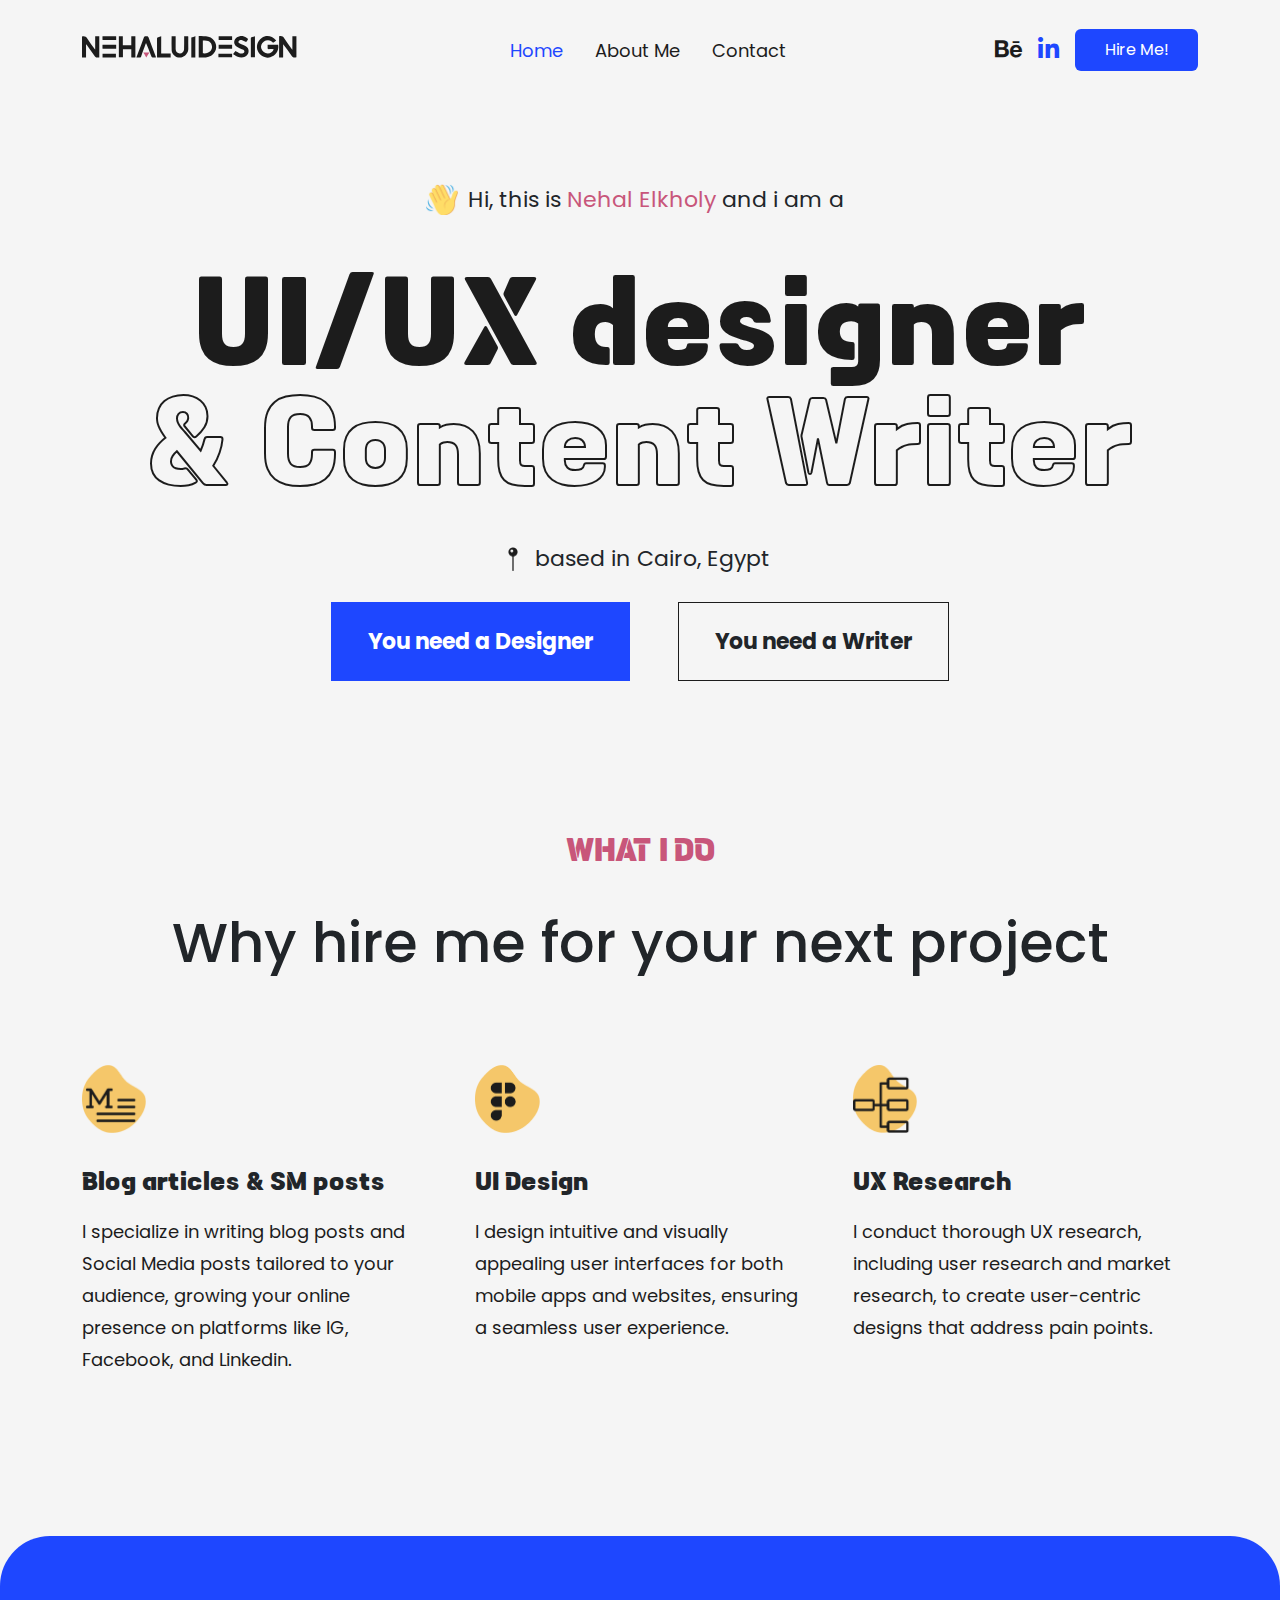
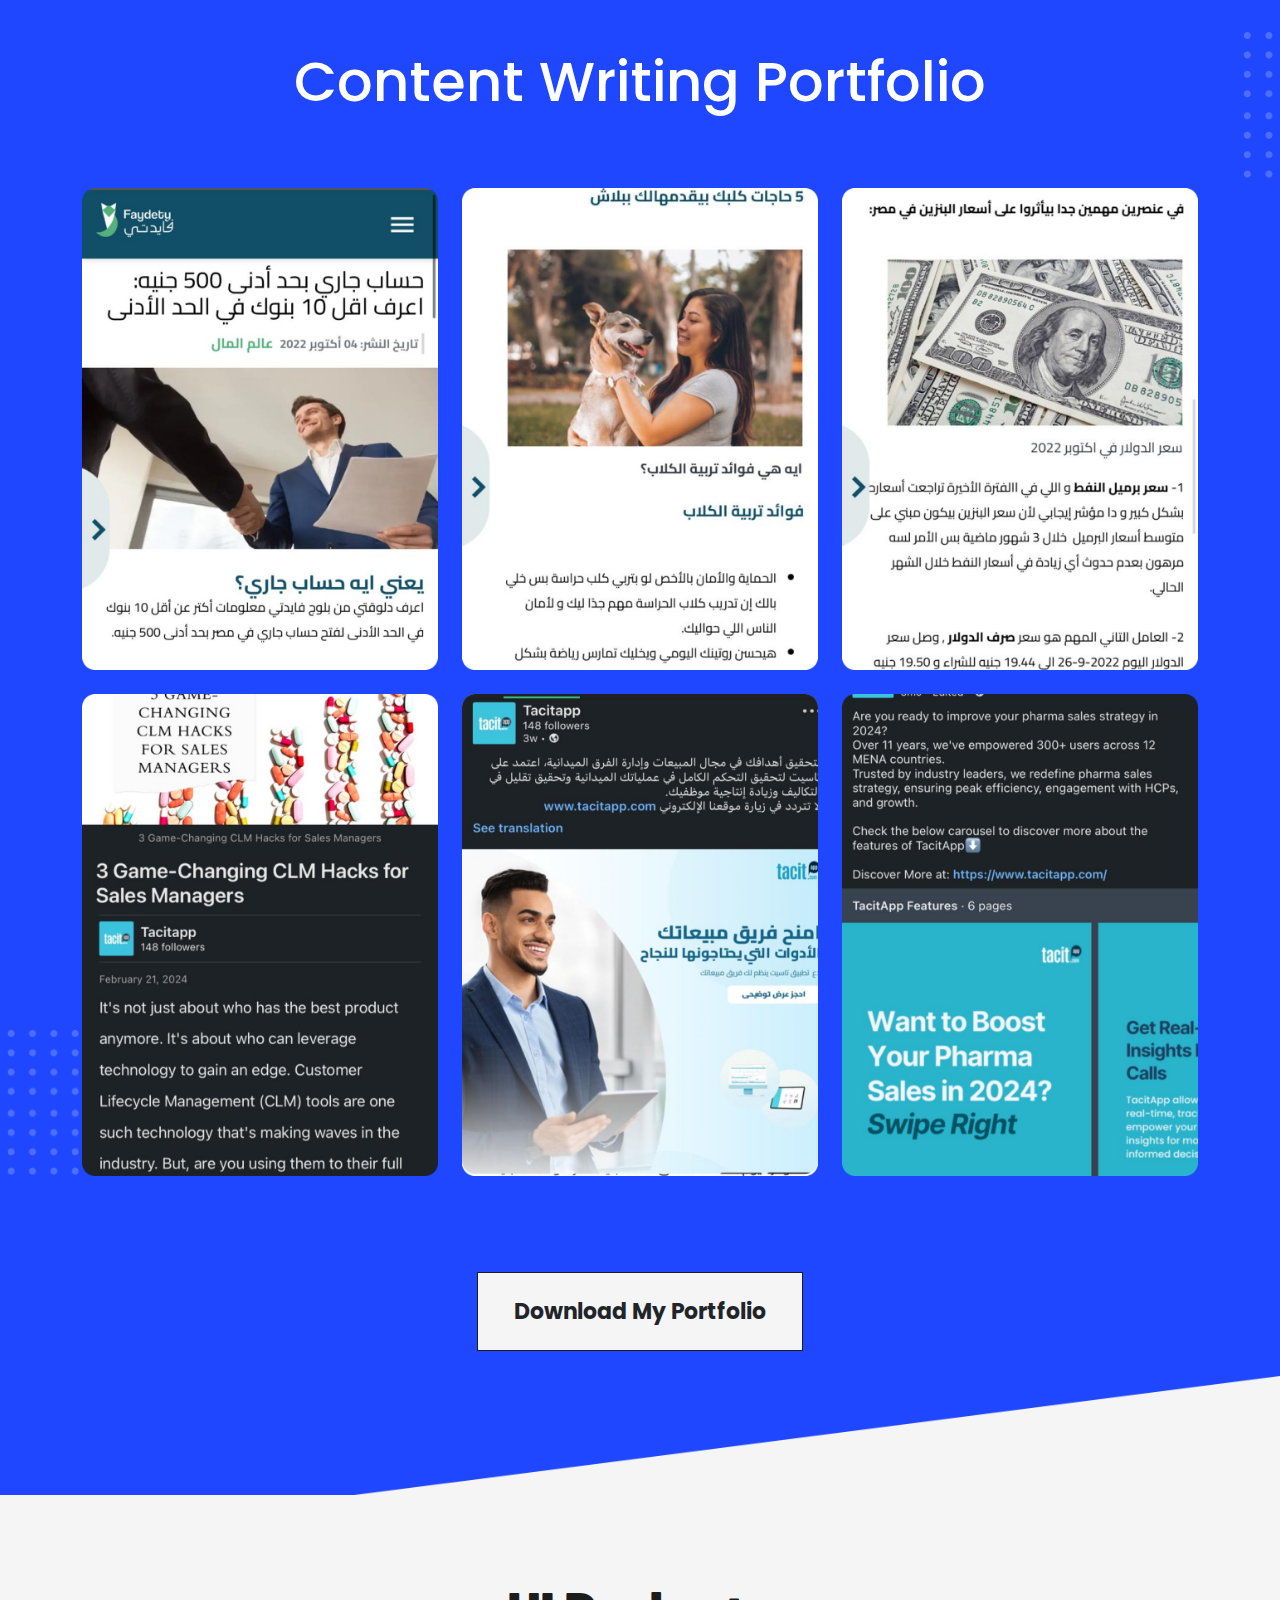
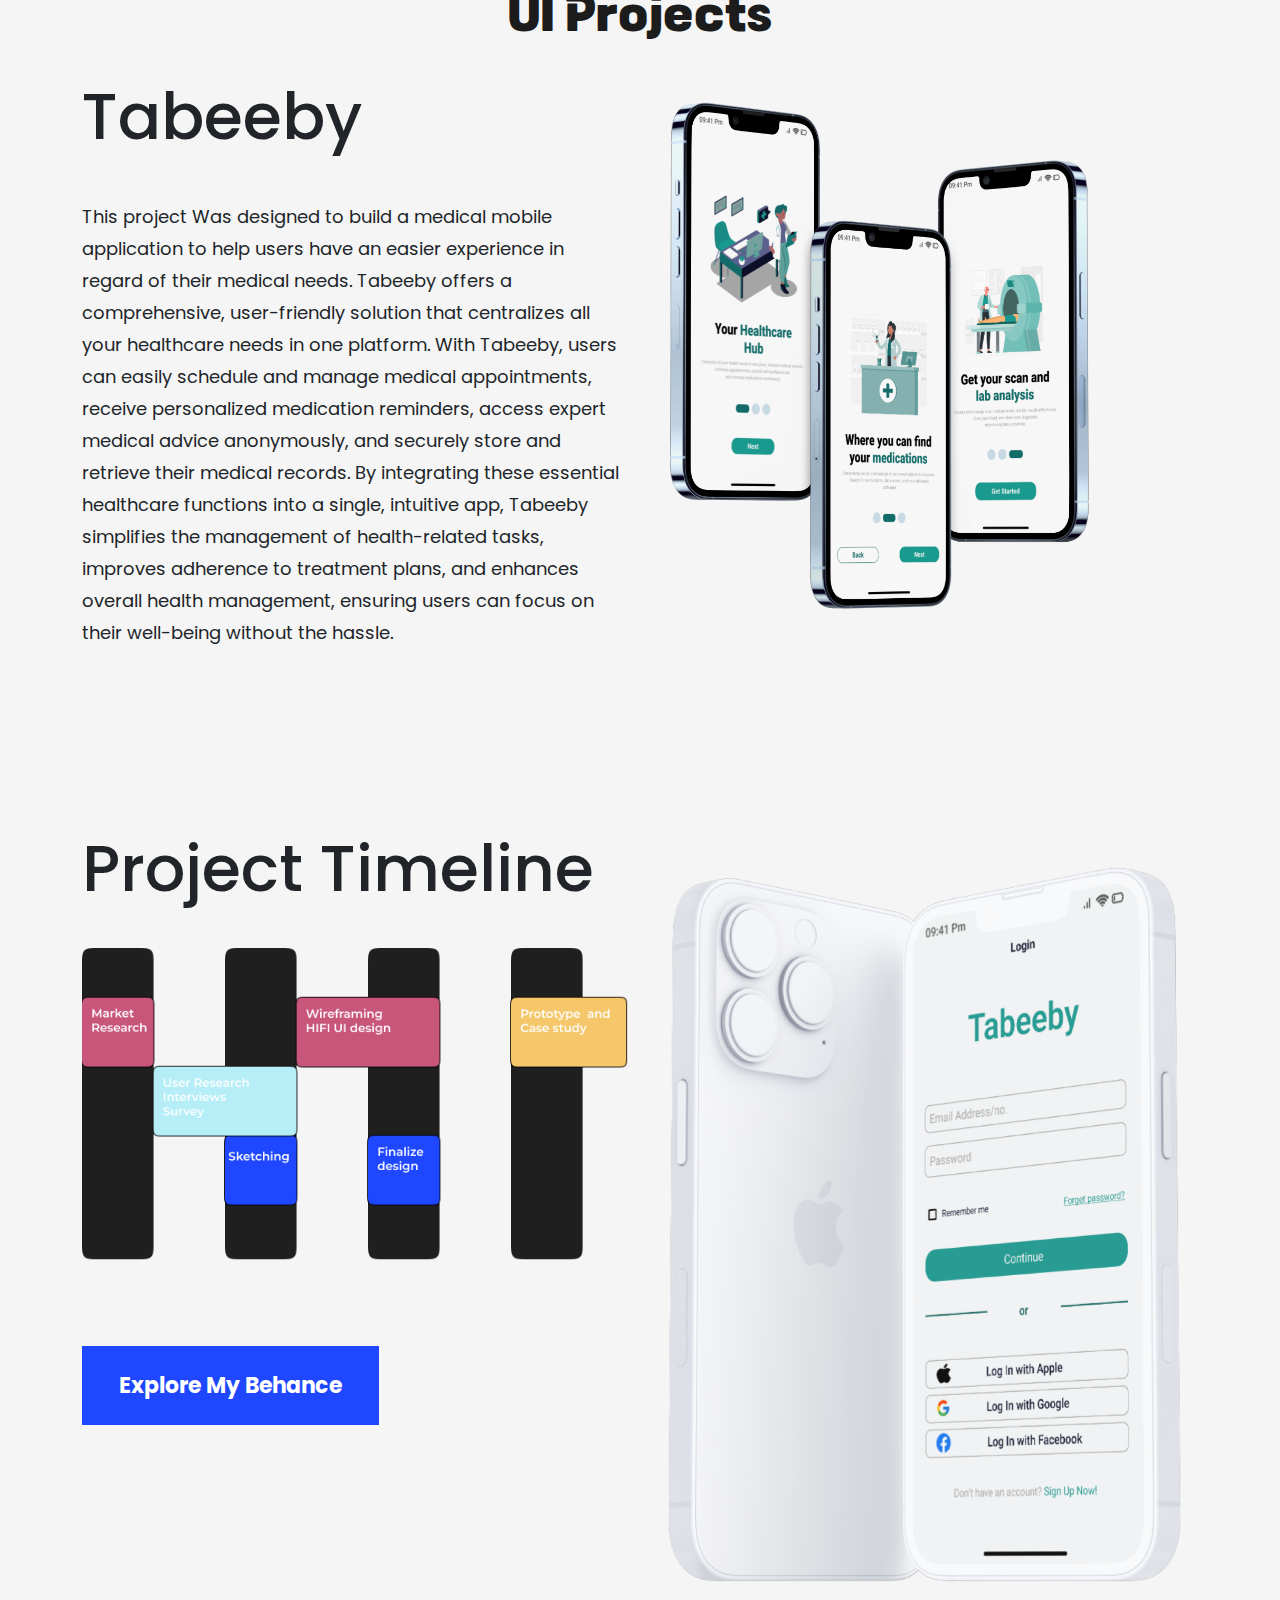
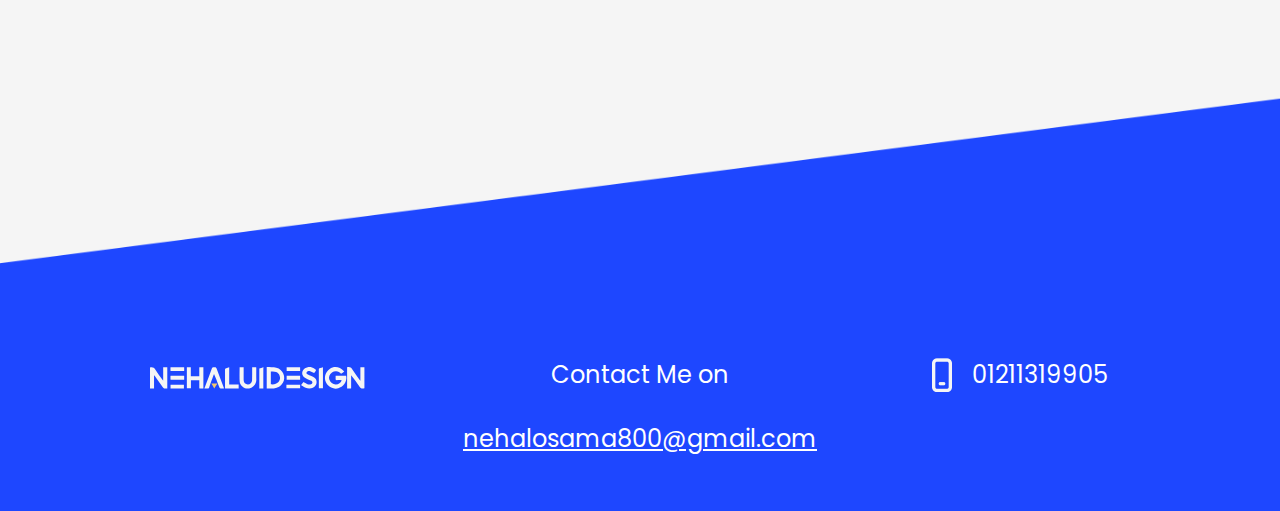
<file: index.html>
<!DOCTYPE html>
<html lang="en">

<head>
    <meta charset="UTF-8">
    <meta name="viewport" content="width=device-width, initial-scale=1.0">
    <title>Nehal Portfolio
    </title>

    <!-- Bootstrap -->
    <link rel="stylesheet" href="style/bootstrap-icons.min.css">
    <link rel="stylesheet" href="style/bootstrap.min.css">

    <!-- Style -->
    <link rel="stylesheet" href="style/all.min.css">
    <link rel="stylesheet" href="style/main.css">

    <!-- Fonts -->
    <link rel="preconnect" href="https://fonts.googleapis.com">
    <link rel="preconnect" href="https://fonts.gstatic.com" crossorigin>
    <link
        href="https://fonts.googleapis.com/css2?family=Poppins:ital,wght@0,100;0,200;0,300;0,400;0,500;0,600;0,700;0,800;0,900;1,100;1,200;1,300;1,400;1,500;1,600;1,700;1,800;1,900&display=swap"
        rel="stylesheet">
</head>

<body>

    <!-- Navbar -->

    <nav class="navbar navbar-expand-lg p-0 fixed-top">
        <div class="container">
            <svg width="221" height="60" viewBox="0 0 221 60" fill="none" xmlns="http://www.w3.org/2000/svg"
                xmlns:xlink="#home">
                <a class="navbar-brand" href="index.html">
                    <path
                        d="M185.613 24.8154C189.29 24.8154 192.735 24.8154 196.165 24.8154C197.425 31.3726 192.749 36.0336 188.276 37.3074C183.225 38.7549 177.681 35.3388 175.929 31.3581C173.7 26.2629 175.379 20.8782 179.693 17.9109C184.383 14.6829 189.724 15.6383 194.226 20.415C193.212 21.1967 192.199 21.9783 191.07 22.8468C189.709 21.1677 187.929 20.1111 185.758 20.2558C184.469 20.3427 183.08 20.719 181.994 21.3849C179.505 22.9192 178.462 26.0603 179.302 28.5934C180.301 31.6042 182.863 33.5149 185.859 33.4425C188.508 33.3846 190.954 31.6476 191.707 29.129C190.1 29.129 188.537 29.0711 187.003 29.1435C185.946 29.1869 185.512 28.854 185.598 27.7539C185.671 26.7696 185.613 25.7708 185.613 24.8154Z"
                        fill="#1C1C1C" />
                    <path
                        d="M200.899 37.423C199.654 37.423 198.423 37.423 197.106 37.423C197.106 30.3302 197.106 23.3099 197.106 16.3184C199.408 15.7684 201.029 16.275 202.375 18.4752C204.488 21.9347 207.007 25.1337 209.366 28.4485C209.598 28.7814 209.888 29.0709 210.38 29.6644C210.38 24.989 210.38 20.6609 210.38 16.2605C211.784 16.2605 213.058 16.2605 214.418 16.2605C214.418 23.2809 214.418 30.2579 214.418 37.2493C211.842 37.9875 210.915 37.6835 209.41 35.5557C206.761 31.8067 204.112 28.0721 201.13 24.3665C201.13 28.6367 201.13 32.9213 201.13 37.1914C201.043 37.2638 200.971 37.3361 200.899 37.423Z"
                        fill="#1C1C1C" />
                    <path
                        d="M4.03853 24.5547C4.03853 28.7959 4.03853 33.0371 4.03853 37.3796C2.64893 37.3796 1.37513 37.3796 0 37.3796C0 30.4461 0 23.5125 0 16.579C2.34495 16 4.03853 16.5356 5.42813 18.7792C7.51253 22.1519 9.97328 25.2785 12.2748 28.5209C12.4919 28.8104 12.738 29.0709 13.1867 29.6065C13.1867 24.9745 13.1867 20.6465 13.1867 16.2461C14.6053 16.2461 15.8791 16.2461 17.2832 16.2461C17.2832 23.2375 17.2832 30.2724 17.2832 37.4664C16.2699 37.4664 15.2132 37.5388 14.1855 37.423C13.7513 37.3796 13.2446 36.9888 12.9841 36.6124C10.118 32.5594 7.28093 28.4919 4.44383 24.41C4.2846 24.4679 4.1688 24.5113 4.03853 24.5547Z"
                        fill="#1C1C1C" />
                    <path
                        d="M116.712 16C119.94 16.1882 123.211 15.9855 126.294 16.6514C132.996 18.0989 136.297 25.9154 132.895 31.8646C130.926 35.2952 127.887 37.2927 123.848 37.423C121.503 37.5099 119.158 37.4375 116.726 37.4375C116.712 30.3592 116.712 23.3388 116.712 16ZM120.837 20.5452C120.837 24.8732 120.837 29.1144 120.837 33.3411C127.148 34.0793 130.159 30.3158 130.043 26.8563C129.899 22.9046 127.351 19.7201 120.837 20.5452Z"
                        fill="#1C1C1C" />
                    <path
                        d="M49.548 16.2026C50.7928 16.2026 52.0377 16.2026 53.3838 16.2026C53.3838 23.2664 53.3838 30.2868 53.3838 37.423C52.0956 37.423 50.8073 37.423 49.5335 37.423C49.4611 37.3361 49.3887 37.2638 49.3019 37.1769C49.3019 34.5859 49.3019 31.9949 49.3019 29.317C46.4648 29.317 43.7435 29.317 40.9353 29.317C40.9353 31.9949 40.9353 34.6148 40.9353 37.3506C39.5313 37.3506 38.2285 37.3506 36.8534 37.3506C36.8534 30.3158 36.8534 23.3243 36.8534 16.2461C38.1561 16.2461 39.4299 16.2461 40.8195 16.2461C40.8195 19.2134 40.8195 22.1663 40.8195 25.235C43.6422 25.235 46.349 25.235 49.2874 25.235C49.2874 22.34 49.2874 19.3871 49.2874 16.4342C49.3743 16.3619 49.4611 16.275 49.548 16.2026Z"
                        fill="#1C1C1C" />
                    <path
                        d="M106.275 16.4485C106.275 20.5739 106.189 24.7138 106.319 28.8391C106.449 32.979 103.062 36.7859 99.2261 37.4807C94.8691 38.2624 89.9476 34.9042 89.6726 30.4169C89.3976 25.7415 89.6147 21.0371 89.6147 16.2604C90.9464 16.2604 92.2057 16.2604 93.6532 16.2604C93.6532 17.9974 93.6532 19.7054 93.6532 21.4279C93.6532 24.019 93.6098 26.61 93.6677 29.201C93.7256 31.5604 95.4771 33.3119 97.7352 33.4277C99.9643 33.5435 101.947 31.9223 102.049 29.5195C102.208 25.6836 102.136 21.8477 102.165 17.9974C102.165 17.4328 102.165 16.8683 102.165 16.188C103.54 16.188 104.785 16.188 106.015 16.188C106.116 16.2748 106.189 16.3617 106.275 16.4485Z"
                        fill="#1C1C1C" />
                    <path
                        d="M151.119 33.8767C152.103 32.7042 152.914 31.7344 153.565 30.9672C155.172 31.8647 156.533 32.9214 158.096 33.3846C159.124 33.703 160.513 33.428 161.57 32.9793C162.815 32.4437 162.656 30.4896 161.367 29.8237C159.978 29.1 158.487 28.5644 157.054 27.913C155.346 27.1314 153.667 26.3063 152.798 24.468C150.989 20.6466 153.681 16.7673 157.705 16.1593C160.137 15.7974 162.467 16.2462 164.566 17.6358C166.332 18.7938 166.39 19.0109 165.145 20.6755C164.769 21.1677 164.378 21.6453 164.118 21.9927C162.554 21.2979 161.121 20.5742 159.63 20.0531C159.066 19.8504 158.284 19.9952 157.691 20.2268C156.214 20.8203 156.026 22.5717 157.416 23.3534C158.646 24.0627 160.05 24.468 161.353 25.0614C162.438 25.5536 163.568 26.0168 164.523 26.7116C166.955 28.4341 167.172 31.995 165.681 34.3689C162.8 38.9864 155.838 38.0889 152.595 35.0926C152.118 34.7018 151.64 34.3254 151.119 33.8767Z"
                        fill="#1C1C1C" />
                    <path
                        d="M74.0251 37.3363C73.7935 37.4087 73.7501 37.4377 73.7067 37.4521C69.7984 37.6548 69.7984 37.6548 68.4233 33.9781C67.0627 30.3304 65.731 26.6683 64.0084 22.9771C63.69 23.8022 63.3571 24.6418 63.0386 25.4813C62.5754 26.7551 62.1267 28.0434 61.6635 29.3317C60.8239 31.6911 59.941 34.0216 59.1593 36.3955C58.8843 37.2205 58.5079 37.5535 57.625 37.4956C56.6262 37.4232 55.6129 37.4811 54.3826 37.4811C54.9037 36.0915 55.3813 34.8177 55.859 33.5584C57.9 28.1592 59.9989 22.7745 61.9385 17.3319C62.503 15.7541 63.5887 16.2897 64.573 16.1739C65.5283 16.0581 66.0928 16.3186 66.4837 17.3464C68.9444 24.0049 71.492 30.6489 74.0251 37.3363Z"
                        fill="#1C1C1C" />
                    <path
                        d="M79.1928 33.4424C82.4207 33.4424 85.4894 33.4424 88.6594 33.4424C88.6594 34.7741 88.6594 36.0335 88.6594 37.3796C84.1722 37.3796 79.6849 37.3796 75.0963 37.3796C75.0819 36.9743 75.0384 36.5546 75.0384 36.1348C75.0384 30.3882 75.0529 24.6272 75.0095 18.8806C74.995 17.9108 75.2266 17.3897 76.2398 17.187C77.2097 16.9988 78.1361 16.6225 79.2072 16.2896C79.1928 22.0651 79.1928 27.6669 79.1928 33.4424Z"
                        fill="#1C1C1C" />
                    <path
                        d="M113.47 16.3765C113.426 16.8976 113.339 17.4187 113.339 17.9398C113.325 24.4101 113.339 30.8805 113.339 37.3942C112.066 37.3942 110.734 37.3942 109.315 37.3942C109.315 30.7936 109.315 24.2364 109.315 17.5779C110.604 17.1437 111.95 16.6805 113.31 16.2173C113.354 16.2752 113.412 16.3186 113.47 16.3765Z"
                        fill="#1C1C1C" />
                    <path
                        d="M172.947 16.3037C172.947 16.8682 172.947 17.3025 172.947 17.7223C172.947 24.236 172.947 30.7498 172.947 37.3504C171.572 37.3504 170.313 37.3504 168.923 37.3504C168.894 36.8727 168.851 36.4095 168.851 35.9463C168.851 30.2866 168.88 24.6268 168.822 18.9671C168.807 17.8525 169.111 17.3025 170.197 17.0854C171.094 16.9261 171.949 16.6077 172.947 16.3037Z"
                        fill="#1C1C1C" />
                    <path
                        d="M20.7138 16.2026C25.1287 16.2026 29.5435 16.2026 33.9584 16.2026C34.0308 16.275 34.1032 16.3474 34.1755 16.4198C34.1755 17.6067 34.1755 18.7937 34.1755 20.1109C29.6593 20.1109 25.1866 20.1109 20.7138 20.1109C20.6414 20.024 20.569 19.9372 20.4822 19.8648C20.4822 18.7213 20.4822 17.5633 20.4822 16.4198C20.5546 16.3619 20.6269 16.2895 20.7138 16.2026Z"
                        fill="#1C1C1C" />
                    <path
                        d="M20.7138 24.8589C25.1287 24.8589 29.5435 24.8589 33.9584 24.8589C34.0308 24.9313 34.1032 25.0036 34.1755 25.076C34.1755 26.263 34.1755 27.4499 34.1755 28.7671C29.6593 28.7671 25.1866 28.7671 20.7138 28.7671C20.6414 28.6803 20.569 28.5934 20.4822 28.5211C20.4822 27.3775 20.4822 26.2195 20.4822 25.076C20.5546 25.0036 20.6269 24.9313 20.7138 24.8589Z"
                        fill="#1C1C1C" />
                    <path
                        d="M150.12 25.0758C150.12 26.2628 150.12 27.4497 150.12 28.7235C145.633 28.7235 141.204 28.7235 136.659 28.7235C136.659 27.4642 136.659 26.2049 136.659 24.8442C141.073 24.8442 145.474 24.8442 149.86 24.8442C149.947 24.9311 150.033 25.0035 150.12 25.0758Z"
                        fill="#1C1C1C" />
                    <path
                        d="M150.12 16.4342C150.12 17.6212 150.12 18.8081 150.12 20.0819C145.633 20.0819 141.204 20.0819 136.659 20.0819C136.659 18.8226 136.659 17.5633 136.659 16.2026C141.073 16.2026 145.474 16.2026 149.86 16.2026C149.947 16.2895 150.033 16.3619 150.12 16.4342Z"
                        fill="#1C1C1C" />
                    <path
                        d="M20.54 33.645C25.0418 33.645 29.4422 33.645 33.9149 33.645C33.9149 34.9043 33.9149 36.1202 33.9149 37.4085C29.4422 37.4085 25.0418 37.4085 20.54 37.4085C20.54 36.2071 20.54 34.9767 20.54 33.645Z"
                        fill="#1C1C1C" />
                    <path
                        d="M150.12 33.7319C150.12 34.9334 150.12 36.0769 150.12 37.3507C145.59 37.3507 141.059 37.3507 136.412 37.3507C136.412 36.2072 136.412 35.0347 136.412 33.7319C140.929 33.7319 145.459 33.7319 150.12 33.7319Z"
                        fill="#1C1C1C" />
                    <path
                        d="M61.3885 32.3857C63.2702 32.3857 65.1375 32.3857 67.4245 32.3857C66.2665 34.2096 65.3401 35.686 64.2545 37.4086C63.2268 35.715 62.2714 34.1662 61.3306 32.6173C61.374 32.545 61.4029 32.4726 61.3885 32.3857Z"
                        fill="#C8567A" />
                    <path
                        d="M34.161 16.4344C34.0887 16.362 34.0163 16.2897 33.9439 16.2173C34.0308 16.2897 34.1031 16.362 34.161 16.4344Z"
                        fill="#645B72" />
                    <path
                        d="M49.548 16.2026C49.4611 16.2895 49.3743 16.3619 49.3019 16.4487C49.3743 16.3619 49.4611 16.275 49.548 16.2026Z"
                        fill="#7A7286" />
                    <path
                        d="M106.275 16.4485C106.189 16.3617 106.102 16.2748 106.015 16.188C106.116 16.2748 106.189 16.3617 106.275 16.4485Z"
                        fill="#7F778A" />
                    <path
                        d="M113.296 16.2173C113.354 16.2028 113.426 16.1883 113.484 16.1738C113.484 16.2317 113.47 16.3041 113.47 16.362C113.412 16.3186 113.354 16.2752 113.296 16.2173Z"
                        fill="#B7B3BE" />
                    <path
                        d="M20.7138 24.8589C20.6414 24.9313 20.5546 25.0181 20.4822 25.0905C20.5546 25.0036 20.6269 24.9313 20.7138 24.8589Z"
                        fill="#645B72" />
                    <path
                        d="M34.161 25.0902C34.0887 25.0178 34.0163 24.9454 33.9439 24.873C34.0308 24.9309 34.1031 25.0033 34.161 25.0902Z"
                        fill="#645B72" />
                    <path
                        d="M61.3885 32.3857C61.4029 32.4726 61.374 32.545 61.3161 32.6173C61.2582 32.5594 61.2148 32.5015 61.1569 32.4292C61.2292 32.4147 61.3161 32.4002 61.3885 32.3857Z"
                        fill="#74B697" />
                    <path
                        d="M67.2075 32.3711C67.2364 32.4 67.2654 32.429 67.2943 32.4435C67.2654 32.4724 67.2364 32.5158 67.2075 32.5158C67.1785 32.5158 67.1496 32.4724 67.1206 32.4435C67.164 32.429 67.193 32.4 67.2075 32.3711Z"
                        fill="#74B697" />
                </a>
            </svg>
            <button class="navbar-toggler" type="button" data-bs-toggle="collapse"
                data-bs-target="#navbarSupportedContent" aria-controls="navbarSupportedContent" aria-expanded="false"
                aria-label="Toggle navigation">
                <svg width="30" height="20" viewBox="0 0 30 20" fill="none" xmlns="http://www.w3.org/2000/svg">
                    <path d="M0 20H30V16.6667H0V20ZM0 11.6667H30V8.33333H0V11.6667ZM0 0V3.33333H30V0H0Z" fill="black" />
                </svg>

            </button>
            <div class="collapse navbar-collapse" id="navbarSupportedContent">
                <ul class="navbar-nav mb-2 mb-lg-0 d-flex gap-3">
                    <li class="nav-item">
                        <a class="nav-link active" aria-current="page" href="index.html">Home</a>
                    </li>
                    <li class="nav-item">
                        <a class="nav-link" href="about-me.html">About Me</a>
                    </li>
                    <li class="nav-item">
                        <a class="nav-link" href="contact.html">Contact</a>
                    </li>
                </ul>
                <div class="socialMedia d-md-inline-block d-lg-flex gap-3 ">
                    <a href="#"><i class="fa-brands fa-behance"></i></a>
                    <a href="www.google.com" target="_blank"><i class="fa-brands fa-linkedin-in"></i></a>
                </div>
                <button class="btn hireBtn ms-3">Hire Me!</button>
            </div>
        </div>
    </nav>

    <main>
        <!-- Landing Page -->
        <section id="home" class="landing py-5">
            <div class="container d-flex flex-column justify-content-center">
                <div class="intro py-4 d-flex justify-content-center align-items-center">
                    <img src="images/wavehand.png" alt="wavehand">
                    <p class=" text-center">Hi, this is <span>Nehal Elkholy</span> and i am a</p>
                </div>
                <h1>UI/UX designer<span>& Content Writer</span></h1>
                <div class="location d-flex justify-content-center align-items-center">
                    <img src="images/pinicon.png" alt="pinlocation">
                    <p>based in Cairo, Egypt</p>
                </div>
                <div
                    class="landing-buttons py-3 d-flex justify-content-center align-items-center gap-lg-5 gap-3 flex-column flex-md-row">
                    <button class="btn">You need a Designer</button>
                    <button class="btn">You need a Writer</button>
                </div>
            </div>
        </section>

        <!-- What I Do -->
        <section class="wid py-5 my-5">
            <div class="container text-center">
                <p class="wid-text text-uppercase">What I DO</p>
                <h2>Why hire me for your next project</h2>
                <div class="row text-start py-5 mt-4 g-3">
                    <div class="col-md-4 pe-4">
                        <div class="icon">
                            <img src="images/blog.png" alt="blog">
                        </div>
                        <h3>Blog articles & SM posts</h3>
                        <p>I specialize in writing blog posts and Social Media posts tailored to your audience, growing
                            your online presence on platforms like IG, Facebook, and Linkedin.</p>
                    </div>

                    <div class="col-md-4 px-4">
                        <div class="icon">
                            <img src="images/ui.png" alt="blog">
                        </div>
                        <h3>UI Design</h3>
                        <p>I design intuitive and visually appealing user interfaces for both mobile apps and websites,
                            ensuring a seamless user experience.</p>
                    </div>

                    <div class="col-md-4 ps-4">
                        <div class="icon">
                            <img src="images/ux.png" alt="blog">
                        </div>
                        <h3>UX Research</h3>
                        <p>I conduct thorough UX research, including user research and market research, to create
                            user-centric designs that address pain points.</p>
                    </div>
                </div>
            </div>
        </section>

        <!-- content Writing -->

        <section id="content-writing" class="content-writing mt-5 py-5 position-relative">
            <div class="container pb-5">
                <h2 class="text-center">Content Writing Portfolio</h2>
                <div class="row  g-4">
                    <div class="col-md-4">
                        <img src="images/project1.png" class="w-100" alt="">
                    </div>
                    <div class="col-md-4">
                        <img src="images/project2.png" class="w-100" alt="">
                    </div>
                    <div class="col-md-4">
                        <img src="images/project3.png" class="w-100" alt="">
                    </div>
                    <div class="col-md-4">
                        <img src="images/project4.png" class="w-100" alt="">
                    </div>
                    <div class="col-md-4">
                        <img src="images/project5.png" class="w-100" alt="">
                    </div>
                    <div class="col-md-4">
                        <img src="images/project6.png" class="w-100" alt="">
                    </div>
                </div>
                <div class="download-portfolio mx-auto py-5 d-flex justify-content-center">
                    <button class="btn ">Download My Portfolio</button>
                </div>
            </div>
            <div class="bottomSection position-absolute">
                <img src="images/wave.png" class="w-100" alt="">
            </div>
        </section>

        <section class="ui-project py-5 mt-5">
            <div class="container">
                <h2 class="text-center">UI Projects</h2>
                <div class="row">
                    <div class="col-lg-6 order-2 order-lg-1">
                        <h3 class="py-5">Tabeeby</h3>
                        <p class="mt-4">This project Was designed to build a medical mobile application to help users
                            have an easier
                            experience in regard of their medical needs.
                            Tabeeby offers a comprehensive, user-friendly solution that centralizes all your healthcare
                            needs in one platform. With Tabeeby, users can easily schedule and manage medical
                            appointments, receive personalized medication reminders, access expert medical advice
                            anonymously, and securely store and retrieve their medical records. By integrating these
                            essential healthcare functions into a single, intuitive app, Tabeeby simplifies the
                            management of health-related tasks, improves adherence to treatment plans, and enhances
                            overall health management, ensuring users can focus on their well-being without the hassle.
                        </p>
                    </div>
                    <div class="col-lg-6 position-relative order-1 order-lg-2">
                        <img src="images/Tabeeby.png" alt="mobile screen">
                    </div>
                </div>
            </div>
        </section>

        <section class="project-timeline py-5 mt-5">
            <div class="container">
                <div class="row">
                    <div class="col-lg-6 order-2 order-lg-1 d-flex justify-content-center d-lg-block">
                        <div class="project-timeline-content d-none d-lg-block">
                            <h3 class="py-5">Project Timeline</h3>
                            <img src="images/road.png" class="w-100" alt="project timeline">
                        </div>
                        <button class="btn">Explore My Behance</button>
                    </div>
                    <div class="col-lg-6 position-relative order-1 order-lg-2">
                        <img src="images/applogin.png" class="apploginpic" alt="app login screen">
                    </div>
                </div>
            </div>
        </section>
    </main>

    <div class="wave position-relative z-1">
        <img src="images/upperwave.png" class="w-100" alt="">
    </div>

    <footer class="position-relative py-5 text-center">

        <div class="container position-relative z-2">
            <div class="row flex-column flex-md-row">
                <div class="col-md-4">
                    <svg width="221" height="60" viewBox="0 0 221 60" fill="none" xmlns="http://www.w3.org/2000/svg">
                        <path
                            d="M185.613 24.8153C189.29 24.8153 192.735 24.8153 196.165 24.8153C197.425 31.3725 192.749 36.0335 188.276 37.3073C183.225 38.7548 177.681 35.3387 175.929 31.358C173.7 26.2628 175.379 20.8781 179.693 17.9108C184.383 14.6828 189.724 15.6382 194.226 20.4149C193.212 21.1966 192.199 21.9782 191.07 22.8467C189.709 21.1676 187.929 20.111 185.758 20.2557C184.469 20.3426 183.08 20.7189 181.994 21.3848C179.505 22.9191 178.462 26.0602 179.302 28.5933C180.301 31.6041 182.863 33.5148 185.859 33.4424C188.508 33.3845 190.954 31.6475 191.707 29.1289C190.1 29.1289 188.537 29.071 187.003 29.1434C185.946 29.1868 185.512 28.8539 185.598 27.7538C185.671 26.7695 185.613 25.7707 185.613 24.8153Z"
                            fill="#F5F5F5" />
                        <path
                            d="M200.899 37.423C199.654 37.423 198.423 37.423 197.106 37.423C197.106 30.3303 197.106 23.3099 197.106 16.3185C199.408 15.7684 201.029 16.275 202.375 18.4752C204.488 21.9348 207.007 25.1337 209.366 28.4485C209.598 28.7814 209.888 29.0709 210.38 29.6644C210.38 24.989 210.38 20.661 210.38 16.2606C211.784 16.2606 213.058 16.2606 214.418 16.2606C214.418 23.2809 214.418 30.2579 214.418 37.2493C211.842 37.9875 210.915 37.6836 209.41 35.5557C206.761 31.8067 204.112 28.0722 201.13 24.3666C201.13 28.6367 201.13 32.9213 201.13 37.1914C201.043 37.2638 200.971 37.3362 200.899 37.423Z"
                            fill="#F5F5F5" />
                        <path
                            d="M4.03853 24.5548C4.03853 28.796 4.03853 33.0371 4.03853 37.3796C2.64893 37.3796 1.37513 37.3796 0 37.3796C0 30.4461 0 23.5126 0 16.5791C2.34495 16.0001 4.03853 16.5356 5.42813 18.7793C7.51253 22.1519 9.97328 25.2785 12.2748 28.5209C12.4919 28.8104 12.738 29.071 13.1867 29.6066C13.1867 24.9746 13.1867 20.6465 13.1867 16.2461C14.6053 16.2461 15.8791 16.2461 17.2832 16.2461C17.2832 23.2376 17.2832 30.2724 17.2832 37.4665C16.2699 37.4665 15.2132 37.5389 14.1855 37.4231C13.7513 37.3796 13.2446 36.9888 12.9841 36.6125C10.118 32.5595 7.28093 28.492 4.44383 24.41C4.2846 24.4679 4.1688 24.5114 4.03853 24.5548Z"
                            fill="#F5F5F5" />
                        <path
                            d="M116.712 16C119.94 16.1882 123.211 15.9855 126.294 16.6514C132.996 18.0989 136.297 25.9154 132.895 31.8646C130.926 35.2952 127.887 37.2927 123.848 37.423C121.503 37.5099 119.158 37.4375 116.726 37.4375C116.712 30.3592 116.712 23.3388 116.712 16ZM120.837 20.5452C120.837 24.8732 120.837 29.1144 120.837 33.3411C127.148 34.0793 130.159 30.3158 130.043 26.8563C129.899 22.9046 127.351 19.7201 120.837 20.5452Z"
                            fill="#F5F5F5" />
                        <path
                            d="M49.548 16.2027C50.7928 16.2027 52.0377 16.2027 53.3838 16.2027C53.3838 23.2665 53.3838 30.2868 53.3838 37.423C52.0956 37.423 50.8073 37.423 49.5335 37.423C49.4611 37.3362 49.3887 37.2638 49.3019 37.1769C49.3019 34.5859 49.3019 31.9949 49.3019 29.317C46.4648 29.317 43.7435 29.317 40.9353 29.317C40.9353 31.9949 40.9353 34.6149 40.9353 37.3506C39.5313 37.3506 38.2285 37.3506 36.8534 37.3506C36.8534 30.3158 36.8534 23.3244 36.8534 16.2461C38.1561 16.2461 39.4299 16.2461 40.8195 16.2461C40.8195 19.2135 40.8195 22.1664 40.8195 25.2351C43.6422 25.2351 46.349 25.2351 49.2874 25.2351C49.2874 22.3401 49.2874 19.3872 49.2874 16.4343C49.3743 16.3619 49.4611 16.275 49.548 16.2027Z"
                            fill="#F5F5F5" />
                        <path
                            d="M106.275 16.4487C106.275 20.5741 106.189 24.714 106.319 28.8393C106.449 32.9792 103.062 36.7861 99.2261 37.4809C94.8691 38.2626 89.9476 34.9044 89.6726 30.4171C89.3976 25.7417 89.6147 21.0373 89.6147 16.2606C90.9464 16.2606 92.2057 16.2606 93.6532 16.2606C93.6532 17.9976 93.6532 19.7056 93.6532 21.4281C93.6532 24.0192 93.6098 26.6102 93.6677 29.2012C93.7256 31.5606 95.4771 33.3121 97.7352 33.4279C99.9643 33.5437 101.947 31.9225 102.049 29.5197C102.208 25.6838 102.136 21.8479 102.165 17.9976C102.165 17.433 102.165 16.8685 102.165 16.1882C103.54 16.1882 104.785 16.1882 106.015 16.1882C106.116 16.275 106.189 16.3619 106.275 16.4487Z"
                            fill="#F5F5F5" />
                        <path
                            d="M151.119 33.8766C152.103 32.7041 152.914 31.7343 153.565 30.9671C155.172 31.8645 156.533 32.9212 158.096 33.3844C159.124 33.7029 160.513 33.4278 161.57 32.9791C162.815 32.4435 162.656 30.4894 161.367 29.8236C159.978 29.0998 158.487 28.5642 157.054 27.9129C155.346 27.1312 153.667 26.3061 152.798 24.4678C150.989 20.6464 153.681 16.7671 157.705 16.1592C160.137 15.7973 162.467 16.246 164.566 17.6356C166.332 18.7936 166.39 19.0107 165.145 20.6754C164.769 21.1675 164.378 21.6452 164.118 21.9926C162.554 21.2978 161.121 20.574 159.63 20.0529C159.066 19.8503 158.284 19.995 157.691 20.2266C156.214 20.8201 156.026 22.5716 157.416 23.3532C158.646 24.0625 160.05 24.4678 161.353 25.0613C162.438 25.5534 163.568 26.0166 164.523 26.7114C166.955 28.434 167.172 31.9948 165.681 34.3687C162.8 38.9862 155.838 38.0888 152.595 35.0925C152.118 34.7016 151.64 34.3253 151.119 33.8766Z"
                            fill="#F5F5F5" />
                        <path
                            d="M74.0251 37.3362C73.7935 37.4085 73.7501 37.4375 73.7067 37.452C69.7984 37.6546 69.7984 37.6546 68.4233 33.978C67.0627 30.3303 65.731 26.6681 64.0084 22.977C63.69 23.802 63.3571 24.6416 63.0386 25.4811C62.5754 26.7549 62.1267 28.0432 61.6635 29.3315C60.8239 31.6909 59.941 34.0214 59.1593 36.3953C58.8843 37.2204 58.5079 37.5533 57.625 37.4954C56.6262 37.423 55.6129 37.4809 54.3826 37.4809C54.9037 36.0913 55.3813 34.8175 55.859 33.5582C57.9 28.159 59.9989 22.7743 61.9385 17.3317C62.503 15.7539 63.5887 16.2895 64.573 16.1737C65.5283 16.0579 66.0928 16.3185 66.4837 17.3462C68.9444 24.0047 71.492 30.6487 74.0251 37.3362Z"
                            fill="#F5F5F5" />
                        <path
                            d="M79.1928 33.4423C82.4207 33.4423 85.4894 33.4423 88.6594 33.4423C88.6594 34.774 88.6594 36.0333 88.6594 37.3795C84.1722 37.3795 79.6849 37.3795 75.0963 37.3795C75.0819 36.9742 75.0384 36.5544 75.0384 36.1347C75.0384 30.3881 75.0529 24.627 75.0095 18.8805C74.995 17.9106 75.2266 17.3895 76.2398 17.1869C77.2097 16.9987 78.1361 16.6224 79.2072 16.2894C79.1928 22.065 79.1928 27.6668 79.1928 33.4423Z"
                            fill="#F5F5F5" />
                        <path
                            d="M113.47 16.3764C113.426 16.8975 113.339 17.4186 113.339 17.9397C113.325 24.41 113.339 30.8803 113.339 37.3941C112.066 37.3941 110.734 37.3941 109.315 37.3941C109.315 30.7935 109.315 24.2363 109.315 17.5778C110.604 17.1436 111.95 16.6804 113.31 16.2172C113.354 16.2751 113.412 16.3185 113.47 16.3764Z"
                            fill="#F5F5F5" />
                        <path
                            d="M172.947 16.3039C172.947 16.8684 172.947 17.3027 172.947 17.7225C172.947 24.2362 172.947 30.75 172.947 37.3506C171.572 37.3506 170.313 37.3506 168.923 37.3506C168.894 36.8729 168.851 36.4097 168.851 35.9465C168.851 30.2868 168.88 24.6271 168.822 18.9673C168.807 17.8527 169.111 17.3027 170.197 17.0856C171.094 16.9263 171.949 16.6079 172.947 16.3039Z"
                            fill="#F5F5F5" />
                        <path
                            d="M20.7138 16.2027C25.1287 16.2027 29.5435 16.2027 33.9584 16.2027C34.0308 16.275 34.1032 16.3474 34.1755 16.4198C34.1755 17.6067 34.1755 18.7937 34.1755 20.1109C29.6593 20.1109 25.1866 20.1109 20.7138 20.1109C20.6414 20.0241 20.569 19.9372 20.4822 19.8648C20.4822 18.7213 20.4822 17.5633 20.4822 16.4198C20.5546 16.3619 20.6269 16.2895 20.7138 16.2027Z"
                            fill="#F5F5F5" />
                        <path
                            d="M20.7138 24.8587C25.1287 24.8587 29.5435 24.8587 33.9584 24.8587C34.0308 24.9311 34.1032 25.0034 34.1755 25.0758C34.1755 26.2628 34.1755 27.4497 34.1755 28.7669C29.6593 28.7669 25.1866 28.7669 20.7138 28.7669C20.6414 28.6801 20.569 28.5932 20.4822 28.5209C20.4822 27.3773 20.4822 26.2193 20.4822 25.0758C20.5546 25.0034 20.6269 24.9311 20.7138 24.8587Z"
                            fill="#F5F5F5" />
                        <path
                            d="M150.12 25.0758C150.12 26.2628 150.12 27.4497 150.12 28.7235C145.633 28.7235 141.204 28.7235 136.659 28.7235C136.659 27.4642 136.659 26.2049 136.659 24.8442C141.073 24.8442 145.474 24.8442 149.86 24.8442C149.947 24.9311 150.033 25.0034 150.12 25.0758Z"
                            fill="#F5F5F5" />
                        <path
                            d="M150.12 16.4343C150.12 17.6212 150.12 18.8082 150.12 20.082C145.633 20.082 141.204 20.082 136.659 20.082C136.659 18.8226 136.659 17.5633 136.659 16.2027C141.073 16.2027 145.474 16.2027 149.86 16.2027C149.947 16.2895 150.033 16.3619 150.12 16.4343Z"
                            fill="#F5F5F5" />
                        <path
                            d="M20.54 33.6449C25.0418 33.6449 29.4422 33.6449 33.9149 33.6449C33.9149 34.9043 33.9149 36.1202 33.9149 37.4084C29.4422 37.4084 25.0418 37.4084 20.54 37.4084C20.54 36.207 20.54 34.9766 20.54 33.6449Z"
                            fill="#F5F5F5" />
                        <path
                            d="M150.12 33.7319C150.12 34.9333 150.12 36.0768 150.12 37.3506C145.59 37.3506 141.059 37.3506 136.412 37.3506C136.412 36.2071 136.412 35.0346 136.412 33.7319C140.929 33.7319 145.459 33.7319 150.12 33.7319Z"
                            fill="#F5F5F5" />
                        <path
                            d="M61.3885 32.3856C63.2702 32.3856 65.1375 32.3856 67.4245 32.3856C66.2665 34.2095 65.3401 35.6859 64.2545 37.4084C63.2268 35.7149 62.2714 34.166 61.3306 32.6172C61.374 32.5448 61.4029 32.4725 61.3885 32.3856Z"
                            fill="#F5C76A" />
                        <path
                            d="M34.161 16.4343C34.0887 16.3619 34.0163 16.2895 33.9439 16.2172C34.0308 16.2895 34.1031 16.3619 34.161 16.4343Z"
                            fill="#645B72" />
                        <path
                            d="M49.548 16.2027C49.4611 16.2895 49.3743 16.3619 49.3019 16.4487C49.3743 16.3619 49.4611 16.275 49.548 16.2027Z"
                            fill="#7A7286" />
                        <path
                            d="M106.275 16.4487C106.189 16.3619 106.102 16.275 106.015 16.1882C106.116 16.275 106.189 16.3619 106.275 16.4487Z"
                            fill="#7F778A" />
                        <path
                            d="M113.296 16.2171C113.354 16.2026 113.426 16.1882 113.484 16.1737C113.484 16.2316 113.47 16.304 113.47 16.3619C113.412 16.3184 113.354 16.275 113.296 16.2171Z"
                            fill="#B7B3BE" />
                        <path
                            d="M20.7138 24.8587C20.6414 24.9311 20.5546 25.0179 20.4822 25.0903C20.5546 25.0034 20.6269 24.9311 20.7138 24.8587Z"
                            fill="#645B72" />
                        <path
                            d="M34.161 25.0903C34.0887 25.0179 34.0163 24.9456 33.9439 24.8732C34.0308 24.9311 34.1031 25.0035 34.161 25.0903Z"
                            fill="#645B72" />
                        <path
                            d="M61.3885 32.3856C61.4029 32.4725 61.374 32.5448 61.3161 32.6172C61.2582 32.5593 61.2148 32.5014 61.1569 32.429C61.2292 32.4146 61.3161 32.4001 61.3885 32.3856Z"
                            fill="#74B697" />
                        <path
                            d="M67.2075 32.3713C67.2364 32.4003 67.2654 32.4292 67.2943 32.4437C67.2654 32.4726 67.2364 32.5161 67.2075 32.5161C67.1785 32.5161 67.1496 32.4726 67.1206 32.4437C67.164 32.4292 67.193 32.4003 67.2075 32.3713Z"
                            fill="#74B697" />
                    </svg>

                </div>
                <div class="col-md-4">
                    <p>Contact Me on</p>
                    <a href="mailto: nehalosama800@gmail.com">nehalosama800@gmail.com</a>
                </div>
                <div class="col-md-4">
                    <img src="images/phoneicon.png" alt="phone icon">
                    <a href="tel:00201211319905" class="phonenumber">01211319905</a>
                </div>
            </div>
        </div>
    </footer>

    <script src="js/bootstrap.min.js"></script>
    <script src="js/main.js"></script>
</body>

</html>
</file>
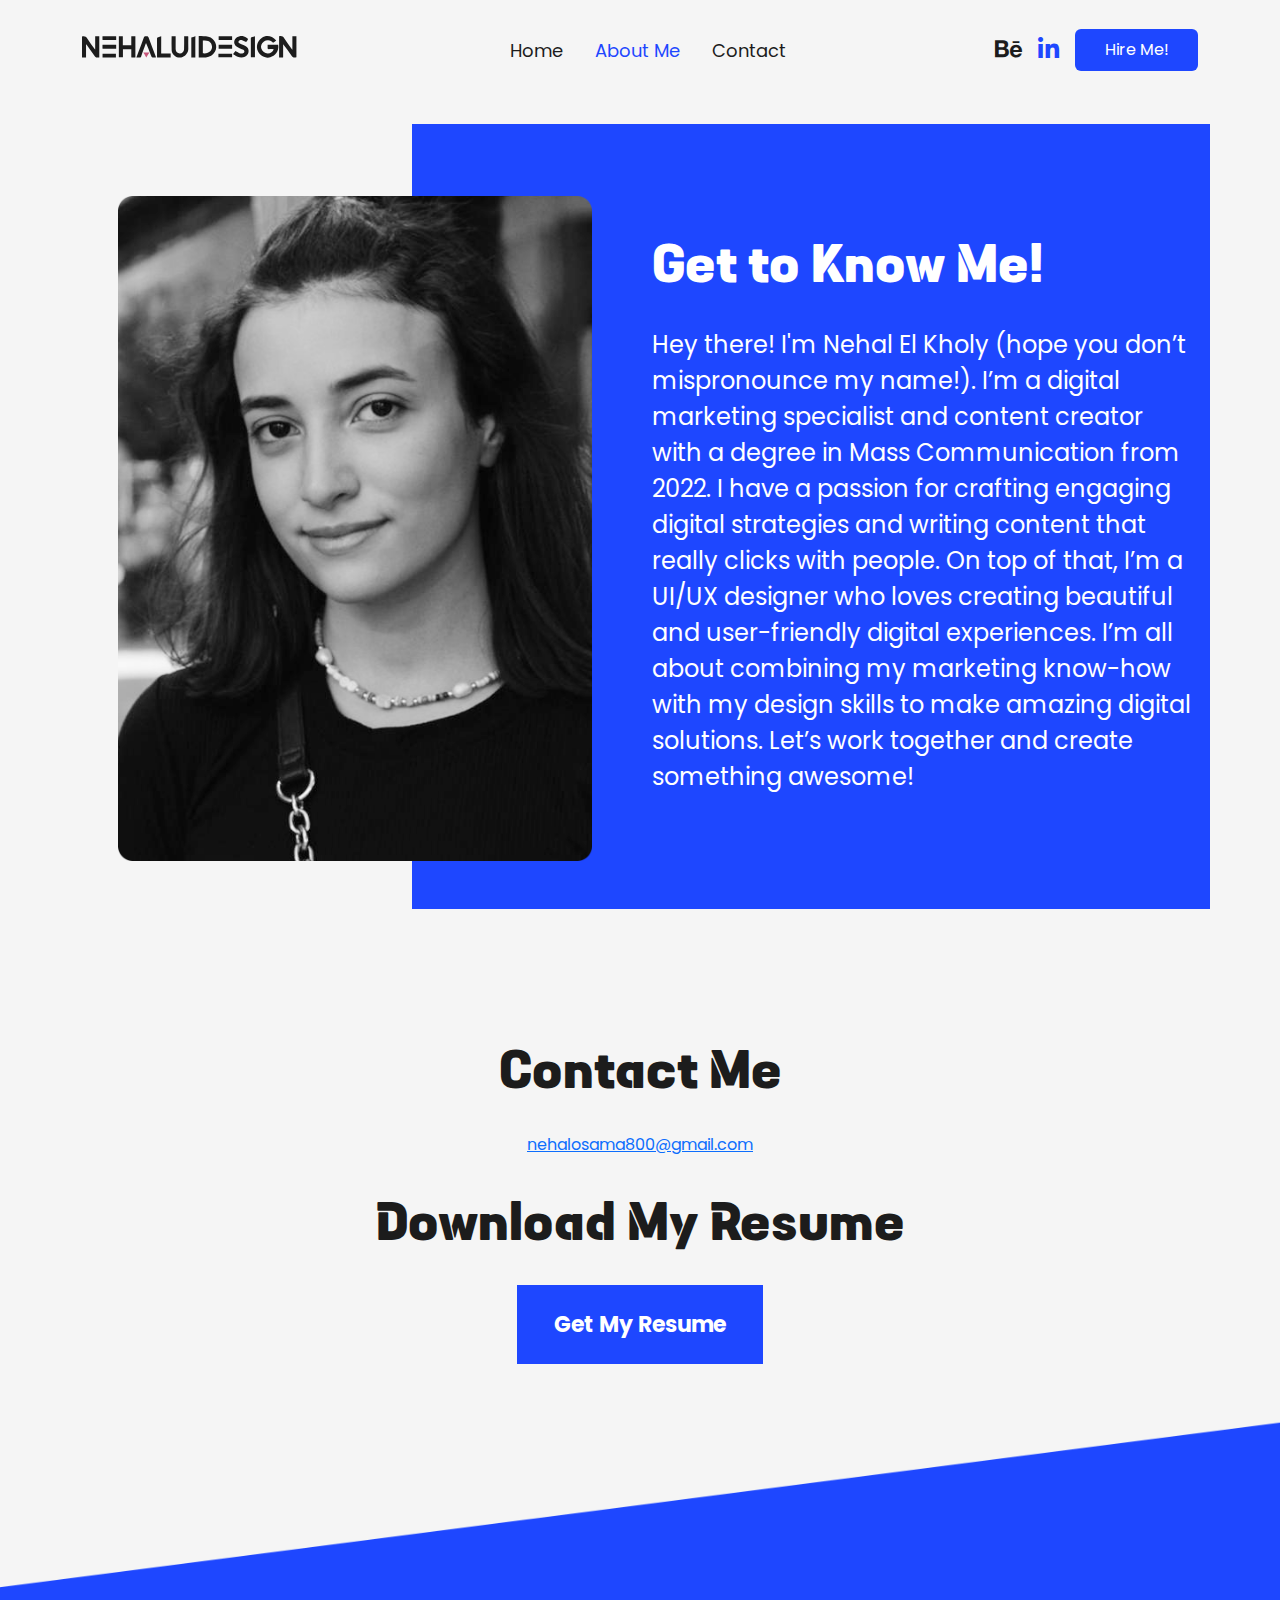
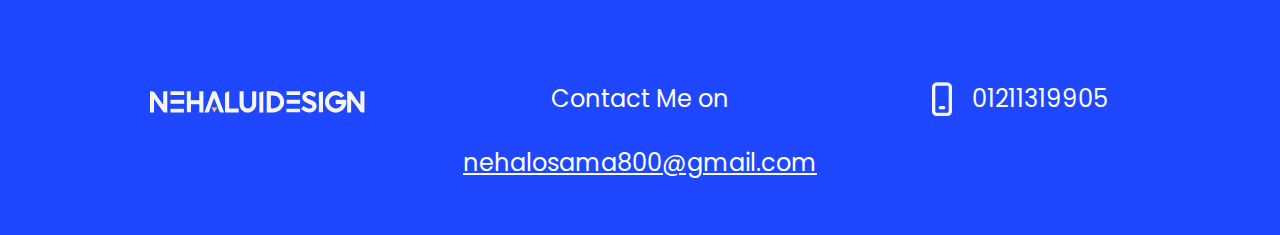
<file: about-me.html>
<!DOCTYPE html>
<html lang="en">

<head>
    <meta charset="UTF-8">
    <meta name="viewport" content="width=device-width, initial-scale=1.0">
    <title>Nehal Portfolio | About ME
    </title>

    <!-- Bootstrap -->
    <link rel="stylesheet" href="style/bootstrap-icons.min.css">
    <link rel="stylesheet" href="style/bootstrap.min.css">

    <!-- Style -->
    <link rel="stylesheet" href="style/all.min.css">
    <link rel="stylesheet" href="style/main.css">
    <link rel="stylesheet" href="style/about.css">

    <!-- Fonts -->
    <link rel="preconnect" href="https://fonts.googleapis.com">
    <link rel="preconnect" href="https://fonts.gstatic.com" crossorigin>
    <link
        href="https://fonts.googleapis.com/css2?family=Poppins:ital,wght@0,100;0,200;0,300;0,400;0,500;0,600;0,700;0,800;0,900;1,100;1,200;1,300;1,400;1,500;1,600;1,700;1,800;1,900&display=swap"
        rel="stylesheet">
</head>

<body>

    <!-- Navbar -->

    <nav class="navbar navbar-expand-lg p-0 fixed-top">
        <div class="container">
            <svg width="221" height="60" viewBox="0 0 221 60" fill="none" xmlns="http://www.w3.org/2000/svg"
                xmlns:xlink="#home">
                <a class="navbar-brand" href="#home">
                    <path
                        d="M185.613 24.8154C189.29 24.8154 192.735 24.8154 196.165 24.8154C197.425 31.3726 192.749 36.0336 188.276 37.3074C183.225 38.7549 177.681 35.3388 175.929 31.3581C173.7 26.2629 175.379 20.8782 179.693 17.9109C184.383 14.6829 189.724 15.6383 194.226 20.415C193.212 21.1967 192.199 21.9783 191.07 22.8468C189.709 21.1677 187.929 20.1111 185.758 20.2558C184.469 20.3427 183.08 20.719 181.994 21.3849C179.505 22.9192 178.462 26.0603 179.302 28.5934C180.301 31.6042 182.863 33.5149 185.859 33.4425C188.508 33.3846 190.954 31.6476 191.707 29.129C190.1 29.129 188.537 29.0711 187.003 29.1435C185.946 29.1869 185.512 28.854 185.598 27.7539C185.671 26.7696 185.613 25.7708 185.613 24.8154Z"
                        fill="#1C1C1C" />
                    <path
                        d="M200.899 37.423C199.654 37.423 198.423 37.423 197.106 37.423C197.106 30.3302 197.106 23.3099 197.106 16.3184C199.408 15.7684 201.029 16.275 202.375 18.4752C204.488 21.9347 207.007 25.1337 209.366 28.4485C209.598 28.7814 209.888 29.0709 210.38 29.6644C210.38 24.989 210.38 20.6609 210.38 16.2605C211.784 16.2605 213.058 16.2605 214.418 16.2605C214.418 23.2809 214.418 30.2579 214.418 37.2493C211.842 37.9875 210.915 37.6835 209.41 35.5557C206.761 31.8067 204.112 28.0721 201.13 24.3665C201.13 28.6367 201.13 32.9213 201.13 37.1914C201.043 37.2638 200.971 37.3361 200.899 37.423Z"
                        fill="#1C1C1C" />
                    <path
                        d="M4.03853 24.5547C4.03853 28.7959 4.03853 33.0371 4.03853 37.3796C2.64893 37.3796 1.37513 37.3796 0 37.3796C0 30.4461 0 23.5125 0 16.579C2.34495 16 4.03853 16.5356 5.42813 18.7792C7.51253 22.1519 9.97328 25.2785 12.2748 28.5209C12.4919 28.8104 12.738 29.0709 13.1867 29.6065C13.1867 24.9745 13.1867 20.6465 13.1867 16.2461C14.6053 16.2461 15.8791 16.2461 17.2832 16.2461C17.2832 23.2375 17.2832 30.2724 17.2832 37.4664C16.2699 37.4664 15.2132 37.5388 14.1855 37.423C13.7513 37.3796 13.2446 36.9888 12.9841 36.6124C10.118 32.5594 7.28093 28.4919 4.44383 24.41C4.2846 24.4679 4.1688 24.5113 4.03853 24.5547Z"
                        fill="#1C1C1C" />
                    <path
                        d="M116.712 16C119.94 16.1882 123.211 15.9855 126.294 16.6514C132.996 18.0989 136.297 25.9154 132.895 31.8646C130.926 35.2952 127.887 37.2927 123.848 37.423C121.503 37.5099 119.158 37.4375 116.726 37.4375C116.712 30.3592 116.712 23.3388 116.712 16ZM120.837 20.5452C120.837 24.8732 120.837 29.1144 120.837 33.3411C127.148 34.0793 130.159 30.3158 130.043 26.8563C129.899 22.9046 127.351 19.7201 120.837 20.5452Z"
                        fill="#1C1C1C" />
                    <path
                        d="M49.548 16.2026C50.7928 16.2026 52.0377 16.2026 53.3838 16.2026C53.3838 23.2664 53.3838 30.2868 53.3838 37.423C52.0956 37.423 50.8073 37.423 49.5335 37.423C49.4611 37.3361 49.3887 37.2638 49.3019 37.1769C49.3019 34.5859 49.3019 31.9949 49.3019 29.317C46.4648 29.317 43.7435 29.317 40.9353 29.317C40.9353 31.9949 40.9353 34.6148 40.9353 37.3506C39.5313 37.3506 38.2285 37.3506 36.8534 37.3506C36.8534 30.3158 36.8534 23.3243 36.8534 16.2461C38.1561 16.2461 39.4299 16.2461 40.8195 16.2461C40.8195 19.2134 40.8195 22.1663 40.8195 25.235C43.6422 25.235 46.349 25.235 49.2874 25.235C49.2874 22.34 49.2874 19.3871 49.2874 16.4342C49.3743 16.3619 49.4611 16.275 49.548 16.2026Z"
                        fill="#1C1C1C" />
                    <path
                        d="M106.275 16.4485C106.275 20.5739 106.189 24.7138 106.319 28.8391C106.449 32.979 103.062 36.7859 99.2261 37.4807C94.8691 38.2624 89.9476 34.9042 89.6726 30.4169C89.3976 25.7415 89.6147 21.0371 89.6147 16.2604C90.9464 16.2604 92.2057 16.2604 93.6532 16.2604C93.6532 17.9974 93.6532 19.7054 93.6532 21.4279C93.6532 24.019 93.6098 26.61 93.6677 29.201C93.7256 31.5604 95.4771 33.3119 97.7352 33.4277C99.9643 33.5435 101.947 31.9223 102.049 29.5195C102.208 25.6836 102.136 21.8477 102.165 17.9974C102.165 17.4328 102.165 16.8683 102.165 16.188C103.54 16.188 104.785 16.188 106.015 16.188C106.116 16.2748 106.189 16.3617 106.275 16.4485Z"
                        fill="#1C1C1C" />
                    <path
                        d="M151.119 33.8767C152.103 32.7042 152.914 31.7344 153.565 30.9672C155.172 31.8647 156.533 32.9214 158.096 33.3846C159.124 33.703 160.513 33.428 161.57 32.9793C162.815 32.4437 162.656 30.4896 161.367 29.8237C159.978 29.1 158.487 28.5644 157.054 27.913C155.346 27.1314 153.667 26.3063 152.798 24.468C150.989 20.6466 153.681 16.7673 157.705 16.1593C160.137 15.7974 162.467 16.2462 164.566 17.6358C166.332 18.7938 166.39 19.0109 165.145 20.6755C164.769 21.1677 164.378 21.6453 164.118 21.9927C162.554 21.2979 161.121 20.5742 159.63 20.0531C159.066 19.8504 158.284 19.9952 157.691 20.2268C156.214 20.8203 156.026 22.5717 157.416 23.3534C158.646 24.0627 160.05 24.468 161.353 25.0614C162.438 25.5536 163.568 26.0168 164.523 26.7116C166.955 28.4341 167.172 31.995 165.681 34.3689C162.8 38.9864 155.838 38.0889 152.595 35.0926C152.118 34.7018 151.64 34.3254 151.119 33.8767Z"
                        fill="#1C1C1C" />
                    <path
                        d="M74.0251 37.3363C73.7935 37.4087 73.7501 37.4377 73.7067 37.4521C69.7984 37.6548 69.7984 37.6548 68.4233 33.9781C67.0627 30.3304 65.731 26.6683 64.0084 22.9771C63.69 23.8022 63.3571 24.6418 63.0386 25.4813C62.5754 26.7551 62.1267 28.0434 61.6635 29.3317C60.8239 31.6911 59.941 34.0216 59.1593 36.3955C58.8843 37.2205 58.5079 37.5535 57.625 37.4956C56.6262 37.4232 55.6129 37.4811 54.3826 37.4811C54.9037 36.0915 55.3813 34.8177 55.859 33.5584C57.9 28.1592 59.9989 22.7745 61.9385 17.3319C62.503 15.7541 63.5887 16.2897 64.573 16.1739C65.5283 16.0581 66.0928 16.3186 66.4837 17.3464C68.9444 24.0049 71.492 30.6489 74.0251 37.3363Z"
                        fill="#1C1C1C" />
                    <path
                        d="M79.1928 33.4424C82.4207 33.4424 85.4894 33.4424 88.6594 33.4424C88.6594 34.7741 88.6594 36.0335 88.6594 37.3796C84.1722 37.3796 79.6849 37.3796 75.0963 37.3796C75.0819 36.9743 75.0384 36.5546 75.0384 36.1348C75.0384 30.3882 75.0529 24.6272 75.0095 18.8806C74.995 17.9108 75.2266 17.3897 76.2398 17.187C77.2097 16.9988 78.1361 16.6225 79.2072 16.2896C79.1928 22.0651 79.1928 27.6669 79.1928 33.4424Z"
                        fill="#1C1C1C" />
                    <path
                        d="M113.47 16.3765C113.426 16.8976 113.339 17.4187 113.339 17.9398C113.325 24.4101 113.339 30.8805 113.339 37.3942C112.066 37.3942 110.734 37.3942 109.315 37.3942C109.315 30.7936 109.315 24.2364 109.315 17.5779C110.604 17.1437 111.95 16.6805 113.31 16.2173C113.354 16.2752 113.412 16.3186 113.47 16.3765Z"
                        fill="#1C1C1C" />
                    <path
                        d="M172.947 16.3037C172.947 16.8682 172.947 17.3025 172.947 17.7223C172.947 24.236 172.947 30.7498 172.947 37.3504C171.572 37.3504 170.313 37.3504 168.923 37.3504C168.894 36.8727 168.851 36.4095 168.851 35.9463C168.851 30.2866 168.88 24.6268 168.822 18.9671C168.807 17.8525 169.111 17.3025 170.197 17.0854C171.094 16.9261 171.949 16.6077 172.947 16.3037Z"
                        fill="#1C1C1C" />
                    <path
                        d="M20.7138 16.2026C25.1287 16.2026 29.5435 16.2026 33.9584 16.2026C34.0308 16.275 34.1032 16.3474 34.1755 16.4198C34.1755 17.6067 34.1755 18.7937 34.1755 20.1109C29.6593 20.1109 25.1866 20.1109 20.7138 20.1109C20.6414 20.024 20.569 19.9372 20.4822 19.8648C20.4822 18.7213 20.4822 17.5633 20.4822 16.4198C20.5546 16.3619 20.6269 16.2895 20.7138 16.2026Z"
                        fill="#1C1C1C" />
                    <path
                        d="M20.7138 24.8589C25.1287 24.8589 29.5435 24.8589 33.9584 24.8589C34.0308 24.9313 34.1032 25.0036 34.1755 25.076C34.1755 26.263 34.1755 27.4499 34.1755 28.7671C29.6593 28.7671 25.1866 28.7671 20.7138 28.7671C20.6414 28.6803 20.569 28.5934 20.4822 28.5211C20.4822 27.3775 20.4822 26.2195 20.4822 25.076C20.5546 25.0036 20.6269 24.9313 20.7138 24.8589Z"
                        fill="#1C1C1C" />
                    <path
                        d="M150.12 25.0758C150.12 26.2628 150.12 27.4497 150.12 28.7235C145.633 28.7235 141.204 28.7235 136.659 28.7235C136.659 27.4642 136.659 26.2049 136.659 24.8442C141.073 24.8442 145.474 24.8442 149.86 24.8442C149.947 24.9311 150.033 25.0035 150.12 25.0758Z"
                        fill="#1C1C1C" />
                    <path
                        d="M150.12 16.4342C150.12 17.6212 150.12 18.8081 150.12 20.0819C145.633 20.0819 141.204 20.0819 136.659 20.0819C136.659 18.8226 136.659 17.5633 136.659 16.2026C141.073 16.2026 145.474 16.2026 149.86 16.2026C149.947 16.2895 150.033 16.3619 150.12 16.4342Z"
                        fill="#1C1C1C" />
                    <path
                        d="M20.54 33.645C25.0418 33.645 29.4422 33.645 33.9149 33.645C33.9149 34.9043 33.9149 36.1202 33.9149 37.4085C29.4422 37.4085 25.0418 37.4085 20.54 37.4085C20.54 36.2071 20.54 34.9767 20.54 33.645Z"
                        fill="#1C1C1C" />
                    <path
                        d="M150.12 33.7319C150.12 34.9334 150.12 36.0769 150.12 37.3507C145.59 37.3507 141.059 37.3507 136.412 37.3507C136.412 36.2072 136.412 35.0347 136.412 33.7319C140.929 33.7319 145.459 33.7319 150.12 33.7319Z"
                        fill="#1C1C1C" />
                    <path
                        d="M61.3885 32.3857C63.2702 32.3857 65.1375 32.3857 67.4245 32.3857C66.2665 34.2096 65.3401 35.686 64.2545 37.4086C63.2268 35.715 62.2714 34.1662 61.3306 32.6173C61.374 32.545 61.4029 32.4726 61.3885 32.3857Z"
                        fill="#C8567A" />
                    <path
                        d="M34.161 16.4344C34.0887 16.362 34.0163 16.2897 33.9439 16.2173C34.0308 16.2897 34.1031 16.362 34.161 16.4344Z"
                        fill="#645B72" />
                    <path
                        d="M49.548 16.2026C49.4611 16.2895 49.3743 16.3619 49.3019 16.4487C49.3743 16.3619 49.4611 16.275 49.548 16.2026Z"
                        fill="#7A7286" />
                    <path
                        d="M106.275 16.4485C106.189 16.3617 106.102 16.2748 106.015 16.188C106.116 16.2748 106.189 16.3617 106.275 16.4485Z"
                        fill="#7F778A" />
                    <path
                        d="M113.296 16.2173C113.354 16.2028 113.426 16.1883 113.484 16.1738C113.484 16.2317 113.47 16.3041 113.47 16.362C113.412 16.3186 113.354 16.2752 113.296 16.2173Z"
                        fill="#B7B3BE" />
                    <path
                        d="M20.7138 24.8589C20.6414 24.9313 20.5546 25.0181 20.4822 25.0905C20.5546 25.0036 20.6269 24.9313 20.7138 24.8589Z"
                        fill="#645B72" />
                    <path
                        d="M34.161 25.0902C34.0887 25.0178 34.0163 24.9454 33.9439 24.873C34.0308 24.9309 34.1031 25.0033 34.161 25.0902Z"
                        fill="#645B72" />
                    <path
                        d="M61.3885 32.3857C61.4029 32.4726 61.374 32.545 61.3161 32.6173C61.2582 32.5594 61.2148 32.5015 61.1569 32.4292C61.2292 32.4147 61.3161 32.4002 61.3885 32.3857Z"
                        fill="#74B697" />
                    <path
                        d="M67.2075 32.3711C67.2364 32.4 67.2654 32.429 67.2943 32.4435C67.2654 32.4724 67.2364 32.5158 67.2075 32.5158C67.1785 32.5158 67.1496 32.4724 67.1206 32.4435C67.164 32.429 67.193 32.4 67.2075 32.3711Z"
                        fill="#74B697" />
                </a>
            </svg>
            <button class="navbar-toggler" type="button" data-bs-toggle="collapse"
                data-bs-target="#navbarSupportedContent" aria-controls="navbarSupportedContent" aria-expanded="false"
                aria-label="Toggle navigation">
                <svg width="30" height="20" viewBox="0 0 30 20" fill="none" xmlns="http://www.w3.org/2000/svg">
                    <path d="M0 20H30V16.6667H0V20ZM0 11.6667H30V8.33333H0V11.6667ZM0 0V3.33333H30V0H0Z" fill="black" />
                </svg>

            </button>
            <div class="collapse navbar-collapse" id="navbarSupportedContent">
                <ul class="navbar-nav mb-2 mb-lg-0 d-flex gap-3">
                    <li class="nav-item">
                        <a class="nav-link" aria-current="page" href="index.html">Home</a>
                    </li>
                    <li class="nav-item">
                        <a class="nav-link active" href="about-me.html">About Me</a>
                    </li>
                    <li class="nav-item">
                        <a class="nav-link" href="contact.html">Contact</a>
                    </li>
                </ul>
                <div class="socialMedia d-md-inline-block d-lg-flex gap-3 ">
                    <a href="#"><i class="fa-brands fa-behance"></i></a>
                    <a href="www.google.com" target="_blank"><i class="fa-brands fa-linkedin-in"></i></a>
                </div>
                <button class="btn hireBtn ms-3">Hire Me!</button>
            </div>
        </div>
    </nav>

    <!-- Main -->

    <main>

        <section class="about-me py-5">
            <div class="container">
                <div class="row position-relative g-4">
                    <div class="col-lg-6 p-0 d-flex justify-content-center p-lg-5 z-3">
                        <img src="images/about-me.png" class="w-100 nehal d-none d-lg-block" alt="Nehal Elkholy">
                        <img src="images/nehal-mobile.png" class="d-block w-100 p-2 d-lg-none" alt="nehal">
                    </div>
                    <div
                        class="col-lg-6 d-flex flex-column justify-content-center text-center pt-4 pt-lg-0 text-lg-start position-relative z-3">
                        <h2>Get to Know Me!</h2>
                        <p>Hey there! I'm Nehal El Kholy (hope you don’t mispronounce my name!). I’m a digital marketing
                            specialist and content creator with a degree in Mass Communication from 2022. I have a
                            passion
                            for crafting engaging digital strategies and writing content that really clicks with people.
                            On
                            top of that, I’m a UI/UX designer who loves creating beautiful and user-friendly digital
                            experiences. I’m all about combining my marketing know-how with my design skills to make
                            amazing
                            digital solutions. Let’s work together and create something awesome!</p>
                    </div>
                </div>
            </div>
        </section>

        <section class="about-contact text-center py-4 my-4">
            <div class="container">
                <h2>Contact Me</h2>
                <a href="mailto:nehalosama800@gmail.com">
                    nehalosama800@gmail.com</a>
                <h2>Download My Resume</h2>
                <button class="btn">Get My Resume</button>
            </div>
        </section>

    </main>

    <div class="wave position-relative z-1">
        <img src="images/upperwave.png" class="w-100" alt="">
    </div>

    <footer class="position-relative py-5 text-center">

        <div class="container position-relative z-2">
            <div class="row flex-column flex-md-row">
                <div class="col-md-4">
                    <svg width="221" height="60" viewBox="0 0 221 60" fill="none" xmlns="http://www.w3.org/2000/svg">
                        <path
                            d="M185.613 24.8153C189.29 24.8153 192.735 24.8153 196.165 24.8153C197.425 31.3725 192.749 36.0335 188.276 37.3073C183.225 38.7548 177.681 35.3387 175.929 31.358C173.7 26.2628 175.379 20.8781 179.693 17.9108C184.383 14.6828 189.724 15.6382 194.226 20.4149C193.212 21.1966 192.199 21.9782 191.07 22.8467C189.709 21.1676 187.929 20.111 185.758 20.2557C184.469 20.3426 183.08 20.7189 181.994 21.3848C179.505 22.9191 178.462 26.0602 179.302 28.5933C180.301 31.6041 182.863 33.5148 185.859 33.4424C188.508 33.3845 190.954 31.6475 191.707 29.1289C190.1 29.1289 188.537 29.071 187.003 29.1434C185.946 29.1868 185.512 28.8539 185.598 27.7538C185.671 26.7695 185.613 25.7707 185.613 24.8153Z"
                            fill="#F5F5F5" />
                        <path
                            d="M200.899 37.423C199.654 37.423 198.423 37.423 197.106 37.423C197.106 30.3303 197.106 23.3099 197.106 16.3185C199.408 15.7684 201.029 16.275 202.375 18.4752C204.488 21.9348 207.007 25.1337 209.366 28.4485C209.598 28.7814 209.888 29.0709 210.38 29.6644C210.38 24.989 210.38 20.661 210.38 16.2606C211.784 16.2606 213.058 16.2606 214.418 16.2606C214.418 23.2809 214.418 30.2579 214.418 37.2493C211.842 37.9875 210.915 37.6836 209.41 35.5557C206.761 31.8067 204.112 28.0722 201.13 24.3666C201.13 28.6367 201.13 32.9213 201.13 37.1914C201.043 37.2638 200.971 37.3362 200.899 37.423Z"
                            fill="#F5F5F5" />
                        <path
                            d="M4.03853 24.5548C4.03853 28.796 4.03853 33.0371 4.03853 37.3796C2.64893 37.3796 1.37513 37.3796 0 37.3796C0 30.4461 0 23.5126 0 16.5791C2.34495 16.0001 4.03853 16.5356 5.42813 18.7793C7.51253 22.1519 9.97328 25.2785 12.2748 28.5209C12.4919 28.8104 12.738 29.071 13.1867 29.6066C13.1867 24.9746 13.1867 20.6465 13.1867 16.2461C14.6053 16.2461 15.8791 16.2461 17.2832 16.2461C17.2832 23.2376 17.2832 30.2724 17.2832 37.4665C16.2699 37.4665 15.2132 37.5389 14.1855 37.4231C13.7513 37.3796 13.2446 36.9888 12.9841 36.6125C10.118 32.5595 7.28093 28.492 4.44383 24.41C4.2846 24.4679 4.1688 24.5114 4.03853 24.5548Z"
                            fill="#F5F5F5" />
                        <path
                            d="M116.712 16C119.94 16.1882 123.211 15.9855 126.294 16.6514C132.996 18.0989 136.297 25.9154 132.895 31.8646C130.926 35.2952 127.887 37.2927 123.848 37.423C121.503 37.5099 119.158 37.4375 116.726 37.4375C116.712 30.3592 116.712 23.3388 116.712 16ZM120.837 20.5452C120.837 24.8732 120.837 29.1144 120.837 33.3411C127.148 34.0793 130.159 30.3158 130.043 26.8563C129.899 22.9046 127.351 19.7201 120.837 20.5452Z"
                            fill="#F5F5F5" />
                        <path
                            d="M49.548 16.2027C50.7928 16.2027 52.0377 16.2027 53.3838 16.2027C53.3838 23.2665 53.3838 30.2868 53.3838 37.423C52.0956 37.423 50.8073 37.423 49.5335 37.423C49.4611 37.3362 49.3887 37.2638 49.3019 37.1769C49.3019 34.5859 49.3019 31.9949 49.3019 29.317C46.4648 29.317 43.7435 29.317 40.9353 29.317C40.9353 31.9949 40.9353 34.6149 40.9353 37.3506C39.5313 37.3506 38.2285 37.3506 36.8534 37.3506C36.8534 30.3158 36.8534 23.3244 36.8534 16.2461C38.1561 16.2461 39.4299 16.2461 40.8195 16.2461C40.8195 19.2135 40.8195 22.1664 40.8195 25.2351C43.6422 25.2351 46.349 25.2351 49.2874 25.2351C49.2874 22.3401 49.2874 19.3872 49.2874 16.4343C49.3743 16.3619 49.4611 16.275 49.548 16.2027Z"
                            fill="#F5F5F5" />
                        <path
                            d="M106.275 16.4487C106.275 20.5741 106.189 24.714 106.319 28.8393C106.449 32.9792 103.062 36.7861 99.2261 37.4809C94.8691 38.2626 89.9476 34.9044 89.6726 30.4171C89.3976 25.7417 89.6147 21.0373 89.6147 16.2606C90.9464 16.2606 92.2057 16.2606 93.6532 16.2606C93.6532 17.9976 93.6532 19.7056 93.6532 21.4281C93.6532 24.0192 93.6098 26.6102 93.6677 29.2012C93.7256 31.5606 95.4771 33.3121 97.7352 33.4279C99.9643 33.5437 101.947 31.9225 102.049 29.5197C102.208 25.6838 102.136 21.8479 102.165 17.9976C102.165 17.433 102.165 16.8685 102.165 16.1882C103.54 16.1882 104.785 16.1882 106.015 16.1882C106.116 16.275 106.189 16.3619 106.275 16.4487Z"
                            fill="#F5F5F5" />
                        <path
                            d="M151.119 33.8766C152.103 32.7041 152.914 31.7343 153.565 30.9671C155.172 31.8645 156.533 32.9212 158.096 33.3844C159.124 33.7029 160.513 33.4278 161.57 32.9791C162.815 32.4435 162.656 30.4894 161.367 29.8236C159.978 29.0998 158.487 28.5642 157.054 27.9129C155.346 27.1312 153.667 26.3061 152.798 24.4678C150.989 20.6464 153.681 16.7671 157.705 16.1592C160.137 15.7973 162.467 16.246 164.566 17.6356C166.332 18.7936 166.39 19.0107 165.145 20.6754C164.769 21.1675 164.378 21.6452 164.118 21.9926C162.554 21.2978 161.121 20.574 159.63 20.0529C159.066 19.8503 158.284 19.995 157.691 20.2266C156.214 20.8201 156.026 22.5716 157.416 23.3532C158.646 24.0625 160.05 24.4678 161.353 25.0613C162.438 25.5534 163.568 26.0166 164.523 26.7114C166.955 28.434 167.172 31.9948 165.681 34.3687C162.8 38.9862 155.838 38.0888 152.595 35.0925C152.118 34.7016 151.64 34.3253 151.119 33.8766Z"
                            fill="#F5F5F5" />
                        <path
                            d="M74.0251 37.3362C73.7935 37.4085 73.7501 37.4375 73.7067 37.452C69.7984 37.6546 69.7984 37.6546 68.4233 33.978C67.0627 30.3303 65.731 26.6681 64.0084 22.977C63.69 23.802 63.3571 24.6416 63.0386 25.4811C62.5754 26.7549 62.1267 28.0432 61.6635 29.3315C60.8239 31.6909 59.941 34.0214 59.1593 36.3953C58.8843 37.2204 58.5079 37.5533 57.625 37.4954C56.6262 37.423 55.6129 37.4809 54.3826 37.4809C54.9037 36.0913 55.3813 34.8175 55.859 33.5582C57.9 28.159 59.9989 22.7743 61.9385 17.3317C62.503 15.7539 63.5887 16.2895 64.573 16.1737C65.5283 16.0579 66.0928 16.3185 66.4837 17.3462C68.9444 24.0047 71.492 30.6487 74.0251 37.3362Z"
                            fill="#F5F5F5" />
                        <path
                            d="M79.1928 33.4423C82.4207 33.4423 85.4894 33.4423 88.6594 33.4423C88.6594 34.774 88.6594 36.0333 88.6594 37.3795C84.1722 37.3795 79.6849 37.3795 75.0963 37.3795C75.0819 36.9742 75.0384 36.5544 75.0384 36.1347C75.0384 30.3881 75.0529 24.627 75.0095 18.8805C74.995 17.9106 75.2266 17.3895 76.2398 17.1869C77.2097 16.9987 78.1361 16.6224 79.2072 16.2894C79.1928 22.065 79.1928 27.6668 79.1928 33.4423Z"
                            fill="#F5F5F5" />
                        <path
                            d="M113.47 16.3764C113.426 16.8975 113.339 17.4186 113.339 17.9397C113.325 24.41 113.339 30.8803 113.339 37.3941C112.066 37.3941 110.734 37.3941 109.315 37.3941C109.315 30.7935 109.315 24.2363 109.315 17.5778C110.604 17.1436 111.95 16.6804 113.31 16.2172C113.354 16.2751 113.412 16.3185 113.47 16.3764Z"
                            fill="#F5F5F5" />
                        <path
                            d="M172.947 16.3039C172.947 16.8684 172.947 17.3027 172.947 17.7225C172.947 24.2362 172.947 30.75 172.947 37.3506C171.572 37.3506 170.313 37.3506 168.923 37.3506C168.894 36.8729 168.851 36.4097 168.851 35.9465C168.851 30.2868 168.88 24.6271 168.822 18.9673C168.807 17.8527 169.111 17.3027 170.197 17.0856C171.094 16.9263 171.949 16.6079 172.947 16.3039Z"
                            fill="#F5F5F5" />
                        <path
                            d="M20.7138 16.2027C25.1287 16.2027 29.5435 16.2027 33.9584 16.2027C34.0308 16.275 34.1032 16.3474 34.1755 16.4198C34.1755 17.6067 34.1755 18.7937 34.1755 20.1109C29.6593 20.1109 25.1866 20.1109 20.7138 20.1109C20.6414 20.0241 20.569 19.9372 20.4822 19.8648C20.4822 18.7213 20.4822 17.5633 20.4822 16.4198C20.5546 16.3619 20.6269 16.2895 20.7138 16.2027Z"
                            fill="#F5F5F5" />
                        <path
                            d="M20.7138 24.8587C25.1287 24.8587 29.5435 24.8587 33.9584 24.8587C34.0308 24.9311 34.1032 25.0034 34.1755 25.0758C34.1755 26.2628 34.1755 27.4497 34.1755 28.7669C29.6593 28.7669 25.1866 28.7669 20.7138 28.7669C20.6414 28.6801 20.569 28.5932 20.4822 28.5209C20.4822 27.3773 20.4822 26.2193 20.4822 25.0758C20.5546 25.0034 20.6269 24.9311 20.7138 24.8587Z"
                            fill="#F5F5F5" />
                        <path
                            d="M150.12 25.0758C150.12 26.2628 150.12 27.4497 150.12 28.7235C145.633 28.7235 141.204 28.7235 136.659 28.7235C136.659 27.4642 136.659 26.2049 136.659 24.8442C141.073 24.8442 145.474 24.8442 149.86 24.8442C149.947 24.9311 150.033 25.0034 150.12 25.0758Z"
                            fill="#F5F5F5" />
                        <path
                            d="M150.12 16.4343C150.12 17.6212 150.12 18.8082 150.12 20.082C145.633 20.082 141.204 20.082 136.659 20.082C136.659 18.8226 136.659 17.5633 136.659 16.2027C141.073 16.2027 145.474 16.2027 149.86 16.2027C149.947 16.2895 150.033 16.3619 150.12 16.4343Z"
                            fill="#F5F5F5" />
                        <path
                            d="M20.54 33.6449C25.0418 33.6449 29.4422 33.6449 33.9149 33.6449C33.9149 34.9043 33.9149 36.1202 33.9149 37.4084C29.4422 37.4084 25.0418 37.4084 20.54 37.4084C20.54 36.207 20.54 34.9766 20.54 33.6449Z"
                            fill="#F5F5F5" />
                        <path
                            d="M150.12 33.7319C150.12 34.9333 150.12 36.0768 150.12 37.3506C145.59 37.3506 141.059 37.3506 136.412 37.3506C136.412 36.2071 136.412 35.0346 136.412 33.7319C140.929 33.7319 145.459 33.7319 150.12 33.7319Z"
                            fill="#F5F5F5" />
                        <path
                            d="M61.3885 32.3856C63.2702 32.3856 65.1375 32.3856 67.4245 32.3856C66.2665 34.2095 65.3401 35.6859 64.2545 37.4084C63.2268 35.7149 62.2714 34.166 61.3306 32.6172C61.374 32.5448 61.4029 32.4725 61.3885 32.3856Z"
                            fill="#F5C76A" />
                        <path
                            d="M34.161 16.4343C34.0887 16.3619 34.0163 16.2895 33.9439 16.2172C34.0308 16.2895 34.1031 16.3619 34.161 16.4343Z"
                            fill="#645B72" />
                        <path
                            d="M49.548 16.2027C49.4611 16.2895 49.3743 16.3619 49.3019 16.4487C49.3743 16.3619 49.4611 16.275 49.548 16.2027Z"
                            fill="#7A7286" />
                        <path
                            d="M106.275 16.4487C106.189 16.3619 106.102 16.275 106.015 16.1882C106.116 16.275 106.189 16.3619 106.275 16.4487Z"
                            fill="#7F778A" />
                        <path
                            d="M113.296 16.2171C113.354 16.2026 113.426 16.1882 113.484 16.1737C113.484 16.2316 113.47 16.304 113.47 16.3619C113.412 16.3184 113.354 16.275 113.296 16.2171Z"
                            fill="#B7B3BE" />
                        <path
                            d="M20.7138 24.8587C20.6414 24.9311 20.5546 25.0179 20.4822 25.0903C20.5546 25.0034 20.6269 24.9311 20.7138 24.8587Z"
                            fill="#645B72" />
                        <path
                            d="M34.161 25.0903C34.0887 25.0179 34.0163 24.9456 33.9439 24.8732C34.0308 24.9311 34.1031 25.0035 34.161 25.0903Z"
                            fill="#645B72" />
                        <path
                            d="M61.3885 32.3856C61.4029 32.4725 61.374 32.5448 61.3161 32.6172C61.2582 32.5593 61.2148 32.5014 61.1569 32.429C61.2292 32.4146 61.3161 32.4001 61.3885 32.3856Z"
                            fill="#74B697" />
                        <path
                            d="M67.2075 32.3713C67.2364 32.4003 67.2654 32.4292 67.2943 32.4437C67.2654 32.4726 67.2364 32.5161 67.2075 32.5161C67.1785 32.5161 67.1496 32.4726 67.1206 32.4437C67.164 32.4292 67.193 32.4003 67.2075 32.3713Z"
                            fill="#74B697" />
                    </svg>

                </div>
                <div class="col-md-4">
                    <p>Contact Me on</p>
                    <a href="mailto: nehalosama800@gmail.com">nehalosama800@gmail.com</a>
                </div>
                <div class="col-md-4">
                    <img src="images/phoneicon.png" alt="phone icon">
                    <a href="tel:00201211319905" class="phonenumber">01211319905</a>
                </div>
            </div>
        </div>
    </footer>

    <script src="js/bootstrap.min.js"></script>
    <script src="js/main.js"></script>
</body>

</html>
</file>
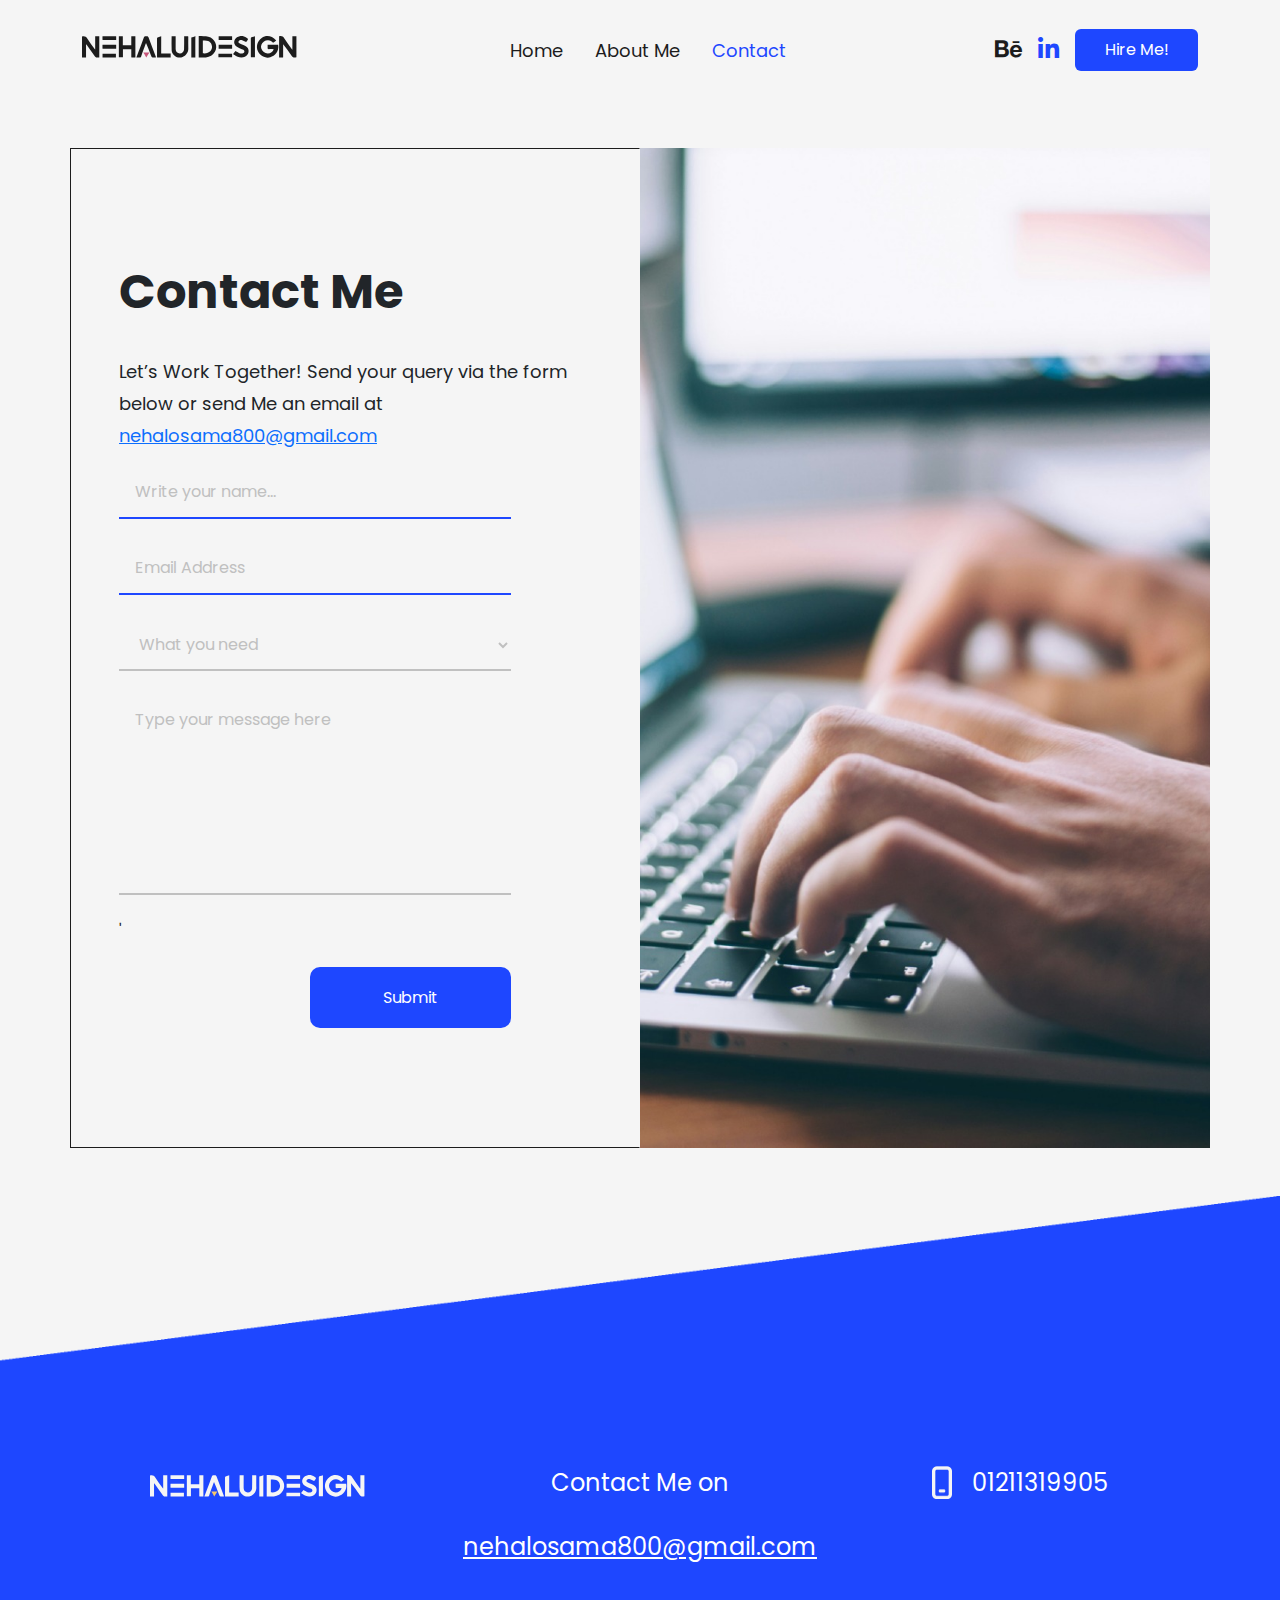
<file: contact.html>
<!DOCTYPE html>
<html lang="en">

<head>
    <meta charset="UTF-8">
    <meta name="viewport" content="width=device-width, initial-scale=1.0">
    <title>Nehal Portfolio | Contact
    </title>

    <!-- Bootstrap -->
    <link rel="stylesheet" href="style/bootstrap-icons.min.css">
    <link rel="stylesheet" href="style/bootstrap.min.css">

    <!-- Style -->
    <link rel="stylesheet" href="style/all.min.css">
    <link rel="stylesheet" href="style/main.css">
    <link rel="stylesheet" href="style/contact.css">

    <!-- Fonts -->
    <link rel="preconnect" href="https://fonts.googleapis.com">
    <link rel="preconnect" href="https://fonts.gstatic.com" crossorigin>
    <link
        href="https://fonts.googleapis.com/css2?family=Poppins:ital,wght@0,100;0,200;0,300;0,400;0,500;0,600;0,700;0,800;0,900;1,100;1,200;1,300;1,400;1,500;1,600;1,700;1,800;1,900&display=swap"
        rel="stylesheet">
</head>

<body>

    <!-- Navbar -->

    <nav class="navbar navbar-expand-lg p-0 fixed-top">
        <div class="container">
            <svg width="221" height="60" viewBox="0 0 221 60" fill="none" xmlns="http://www.w3.org/2000/svg"
                xmlns:xlink="#home">
                <a class="navbar-brand" href="#home">
                    <path
                        d="M185.613 24.8154C189.29 24.8154 192.735 24.8154 196.165 24.8154C197.425 31.3726 192.749 36.0336 188.276 37.3074C183.225 38.7549 177.681 35.3388 175.929 31.3581C173.7 26.2629 175.379 20.8782 179.693 17.9109C184.383 14.6829 189.724 15.6383 194.226 20.415C193.212 21.1967 192.199 21.9783 191.07 22.8468C189.709 21.1677 187.929 20.1111 185.758 20.2558C184.469 20.3427 183.08 20.719 181.994 21.3849C179.505 22.9192 178.462 26.0603 179.302 28.5934C180.301 31.6042 182.863 33.5149 185.859 33.4425C188.508 33.3846 190.954 31.6476 191.707 29.129C190.1 29.129 188.537 29.0711 187.003 29.1435C185.946 29.1869 185.512 28.854 185.598 27.7539C185.671 26.7696 185.613 25.7708 185.613 24.8154Z"
                        fill="#1C1C1C" />
                    <path
                        d="M200.899 37.423C199.654 37.423 198.423 37.423 197.106 37.423C197.106 30.3302 197.106 23.3099 197.106 16.3184C199.408 15.7684 201.029 16.275 202.375 18.4752C204.488 21.9347 207.007 25.1337 209.366 28.4485C209.598 28.7814 209.888 29.0709 210.38 29.6644C210.38 24.989 210.38 20.6609 210.38 16.2605C211.784 16.2605 213.058 16.2605 214.418 16.2605C214.418 23.2809 214.418 30.2579 214.418 37.2493C211.842 37.9875 210.915 37.6835 209.41 35.5557C206.761 31.8067 204.112 28.0721 201.13 24.3665C201.13 28.6367 201.13 32.9213 201.13 37.1914C201.043 37.2638 200.971 37.3361 200.899 37.423Z"
                        fill="#1C1C1C" />
                    <path
                        d="M4.03853 24.5547C4.03853 28.7959 4.03853 33.0371 4.03853 37.3796C2.64893 37.3796 1.37513 37.3796 0 37.3796C0 30.4461 0 23.5125 0 16.579C2.34495 16 4.03853 16.5356 5.42813 18.7792C7.51253 22.1519 9.97328 25.2785 12.2748 28.5209C12.4919 28.8104 12.738 29.0709 13.1867 29.6065C13.1867 24.9745 13.1867 20.6465 13.1867 16.2461C14.6053 16.2461 15.8791 16.2461 17.2832 16.2461C17.2832 23.2375 17.2832 30.2724 17.2832 37.4664C16.2699 37.4664 15.2132 37.5388 14.1855 37.423C13.7513 37.3796 13.2446 36.9888 12.9841 36.6124C10.118 32.5594 7.28093 28.4919 4.44383 24.41C4.2846 24.4679 4.1688 24.5113 4.03853 24.5547Z"
                        fill="#1C1C1C" />
                    <path
                        d="M116.712 16C119.94 16.1882 123.211 15.9855 126.294 16.6514C132.996 18.0989 136.297 25.9154 132.895 31.8646C130.926 35.2952 127.887 37.2927 123.848 37.423C121.503 37.5099 119.158 37.4375 116.726 37.4375C116.712 30.3592 116.712 23.3388 116.712 16ZM120.837 20.5452C120.837 24.8732 120.837 29.1144 120.837 33.3411C127.148 34.0793 130.159 30.3158 130.043 26.8563C129.899 22.9046 127.351 19.7201 120.837 20.5452Z"
                        fill="#1C1C1C" />
                    <path
                        d="M49.548 16.2026C50.7928 16.2026 52.0377 16.2026 53.3838 16.2026C53.3838 23.2664 53.3838 30.2868 53.3838 37.423C52.0956 37.423 50.8073 37.423 49.5335 37.423C49.4611 37.3361 49.3887 37.2638 49.3019 37.1769C49.3019 34.5859 49.3019 31.9949 49.3019 29.317C46.4648 29.317 43.7435 29.317 40.9353 29.317C40.9353 31.9949 40.9353 34.6148 40.9353 37.3506C39.5313 37.3506 38.2285 37.3506 36.8534 37.3506C36.8534 30.3158 36.8534 23.3243 36.8534 16.2461C38.1561 16.2461 39.4299 16.2461 40.8195 16.2461C40.8195 19.2134 40.8195 22.1663 40.8195 25.235C43.6422 25.235 46.349 25.235 49.2874 25.235C49.2874 22.34 49.2874 19.3871 49.2874 16.4342C49.3743 16.3619 49.4611 16.275 49.548 16.2026Z"
                        fill="#1C1C1C" />
                    <path
                        d="M106.275 16.4485C106.275 20.5739 106.189 24.7138 106.319 28.8391C106.449 32.979 103.062 36.7859 99.2261 37.4807C94.8691 38.2624 89.9476 34.9042 89.6726 30.4169C89.3976 25.7415 89.6147 21.0371 89.6147 16.2604C90.9464 16.2604 92.2057 16.2604 93.6532 16.2604C93.6532 17.9974 93.6532 19.7054 93.6532 21.4279C93.6532 24.019 93.6098 26.61 93.6677 29.201C93.7256 31.5604 95.4771 33.3119 97.7352 33.4277C99.9643 33.5435 101.947 31.9223 102.049 29.5195C102.208 25.6836 102.136 21.8477 102.165 17.9974C102.165 17.4328 102.165 16.8683 102.165 16.188C103.54 16.188 104.785 16.188 106.015 16.188C106.116 16.2748 106.189 16.3617 106.275 16.4485Z"
                        fill="#1C1C1C" />
                    <path
                        d="M151.119 33.8767C152.103 32.7042 152.914 31.7344 153.565 30.9672C155.172 31.8647 156.533 32.9214 158.096 33.3846C159.124 33.703 160.513 33.428 161.57 32.9793C162.815 32.4437 162.656 30.4896 161.367 29.8237C159.978 29.1 158.487 28.5644 157.054 27.913C155.346 27.1314 153.667 26.3063 152.798 24.468C150.989 20.6466 153.681 16.7673 157.705 16.1593C160.137 15.7974 162.467 16.2462 164.566 17.6358C166.332 18.7938 166.39 19.0109 165.145 20.6755C164.769 21.1677 164.378 21.6453 164.118 21.9927C162.554 21.2979 161.121 20.5742 159.63 20.0531C159.066 19.8504 158.284 19.9952 157.691 20.2268C156.214 20.8203 156.026 22.5717 157.416 23.3534C158.646 24.0627 160.05 24.468 161.353 25.0614C162.438 25.5536 163.568 26.0168 164.523 26.7116C166.955 28.4341 167.172 31.995 165.681 34.3689C162.8 38.9864 155.838 38.0889 152.595 35.0926C152.118 34.7018 151.64 34.3254 151.119 33.8767Z"
                        fill="#1C1C1C" />
                    <path
                        d="M74.0251 37.3363C73.7935 37.4087 73.7501 37.4377 73.7067 37.4521C69.7984 37.6548 69.7984 37.6548 68.4233 33.9781C67.0627 30.3304 65.731 26.6683 64.0084 22.9771C63.69 23.8022 63.3571 24.6418 63.0386 25.4813C62.5754 26.7551 62.1267 28.0434 61.6635 29.3317C60.8239 31.6911 59.941 34.0216 59.1593 36.3955C58.8843 37.2205 58.5079 37.5535 57.625 37.4956C56.6262 37.4232 55.6129 37.4811 54.3826 37.4811C54.9037 36.0915 55.3813 34.8177 55.859 33.5584C57.9 28.1592 59.9989 22.7745 61.9385 17.3319C62.503 15.7541 63.5887 16.2897 64.573 16.1739C65.5283 16.0581 66.0928 16.3186 66.4837 17.3464C68.9444 24.0049 71.492 30.6489 74.0251 37.3363Z"
                        fill="#1C1C1C" />
                    <path
                        d="M79.1928 33.4424C82.4207 33.4424 85.4894 33.4424 88.6594 33.4424C88.6594 34.7741 88.6594 36.0335 88.6594 37.3796C84.1722 37.3796 79.6849 37.3796 75.0963 37.3796C75.0819 36.9743 75.0384 36.5546 75.0384 36.1348C75.0384 30.3882 75.0529 24.6272 75.0095 18.8806C74.995 17.9108 75.2266 17.3897 76.2398 17.187C77.2097 16.9988 78.1361 16.6225 79.2072 16.2896C79.1928 22.0651 79.1928 27.6669 79.1928 33.4424Z"
                        fill="#1C1C1C" />
                    <path
                        d="M113.47 16.3765C113.426 16.8976 113.339 17.4187 113.339 17.9398C113.325 24.4101 113.339 30.8805 113.339 37.3942C112.066 37.3942 110.734 37.3942 109.315 37.3942C109.315 30.7936 109.315 24.2364 109.315 17.5779C110.604 17.1437 111.95 16.6805 113.31 16.2173C113.354 16.2752 113.412 16.3186 113.47 16.3765Z"
                        fill="#1C1C1C" />
                    <path
                        d="M172.947 16.3037C172.947 16.8682 172.947 17.3025 172.947 17.7223C172.947 24.236 172.947 30.7498 172.947 37.3504C171.572 37.3504 170.313 37.3504 168.923 37.3504C168.894 36.8727 168.851 36.4095 168.851 35.9463C168.851 30.2866 168.88 24.6268 168.822 18.9671C168.807 17.8525 169.111 17.3025 170.197 17.0854C171.094 16.9261 171.949 16.6077 172.947 16.3037Z"
                        fill="#1C1C1C" />
                    <path
                        d="M20.7138 16.2026C25.1287 16.2026 29.5435 16.2026 33.9584 16.2026C34.0308 16.275 34.1032 16.3474 34.1755 16.4198C34.1755 17.6067 34.1755 18.7937 34.1755 20.1109C29.6593 20.1109 25.1866 20.1109 20.7138 20.1109C20.6414 20.024 20.569 19.9372 20.4822 19.8648C20.4822 18.7213 20.4822 17.5633 20.4822 16.4198C20.5546 16.3619 20.6269 16.2895 20.7138 16.2026Z"
                        fill="#1C1C1C" />
                    <path
                        d="M20.7138 24.8589C25.1287 24.8589 29.5435 24.8589 33.9584 24.8589C34.0308 24.9313 34.1032 25.0036 34.1755 25.076C34.1755 26.263 34.1755 27.4499 34.1755 28.7671C29.6593 28.7671 25.1866 28.7671 20.7138 28.7671C20.6414 28.6803 20.569 28.5934 20.4822 28.5211C20.4822 27.3775 20.4822 26.2195 20.4822 25.076C20.5546 25.0036 20.6269 24.9313 20.7138 24.8589Z"
                        fill="#1C1C1C" />
                    <path
                        d="M150.12 25.0758C150.12 26.2628 150.12 27.4497 150.12 28.7235C145.633 28.7235 141.204 28.7235 136.659 28.7235C136.659 27.4642 136.659 26.2049 136.659 24.8442C141.073 24.8442 145.474 24.8442 149.86 24.8442C149.947 24.9311 150.033 25.0035 150.12 25.0758Z"
                        fill="#1C1C1C" />
                    <path
                        d="M150.12 16.4342C150.12 17.6212 150.12 18.8081 150.12 20.0819C145.633 20.0819 141.204 20.0819 136.659 20.0819C136.659 18.8226 136.659 17.5633 136.659 16.2026C141.073 16.2026 145.474 16.2026 149.86 16.2026C149.947 16.2895 150.033 16.3619 150.12 16.4342Z"
                        fill="#1C1C1C" />
                    <path
                        d="M20.54 33.645C25.0418 33.645 29.4422 33.645 33.9149 33.645C33.9149 34.9043 33.9149 36.1202 33.9149 37.4085C29.4422 37.4085 25.0418 37.4085 20.54 37.4085C20.54 36.2071 20.54 34.9767 20.54 33.645Z"
                        fill="#1C1C1C" />
                    <path
                        d="M150.12 33.7319C150.12 34.9334 150.12 36.0769 150.12 37.3507C145.59 37.3507 141.059 37.3507 136.412 37.3507C136.412 36.2072 136.412 35.0347 136.412 33.7319C140.929 33.7319 145.459 33.7319 150.12 33.7319Z"
                        fill="#1C1C1C" />
                    <path
                        d="M61.3885 32.3857C63.2702 32.3857 65.1375 32.3857 67.4245 32.3857C66.2665 34.2096 65.3401 35.686 64.2545 37.4086C63.2268 35.715 62.2714 34.1662 61.3306 32.6173C61.374 32.545 61.4029 32.4726 61.3885 32.3857Z"
                        fill="#C8567A" />
                    <path
                        d="M34.161 16.4344C34.0887 16.362 34.0163 16.2897 33.9439 16.2173C34.0308 16.2897 34.1031 16.362 34.161 16.4344Z"
                        fill="#645B72" />
                    <path
                        d="M49.548 16.2026C49.4611 16.2895 49.3743 16.3619 49.3019 16.4487C49.3743 16.3619 49.4611 16.275 49.548 16.2026Z"
                        fill="#7A7286" />
                    <path
                        d="M106.275 16.4485C106.189 16.3617 106.102 16.2748 106.015 16.188C106.116 16.2748 106.189 16.3617 106.275 16.4485Z"
                        fill="#7F778A" />
                    <path
                        d="M113.296 16.2173C113.354 16.2028 113.426 16.1883 113.484 16.1738C113.484 16.2317 113.47 16.3041 113.47 16.362C113.412 16.3186 113.354 16.2752 113.296 16.2173Z"
                        fill="#B7B3BE" />
                    <path
                        d="M20.7138 24.8589C20.6414 24.9313 20.5546 25.0181 20.4822 25.0905C20.5546 25.0036 20.6269 24.9313 20.7138 24.8589Z"
                        fill="#645B72" />
                    <path
                        d="M34.161 25.0902C34.0887 25.0178 34.0163 24.9454 33.9439 24.873C34.0308 24.9309 34.1031 25.0033 34.161 25.0902Z"
                        fill="#645B72" />
                    <path
                        d="M61.3885 32.3857C61.4029 32.4726 61.374 32.545 61.3161 32.6173C61.2582 32.5594 61.2148 32.5015 61.1569 32.4292C61.2292 32.4147 61.3161 32.4002 61.3885 32.3857Z"
                        fill="#74B697" />
                    <path
                        d="M67.2075 32.3711C67.2364 32.4 67.2654 32.429 67.2943 32.4435C67.2654 32.4724 67.2364 32.5158 67.2075 32.5158C67.1785 32.5158 67.1496 32.4724 67.1206 32.4435C67.164 32.429 67.193 32.4 67.2075 32.3711Z"
                        fill="#74B697" />
                </a>
            </svg>
            <button class="navbar-toggler" type="button" data-bs-toggle="collapse"
                data-bs-target="#navbarSupportedContent" aria-controls="navbarSupportedContent" aria-expanded="false"
                aria-label="Toggle navigation">
                <svg width="30" height="20" viewBox="0 0 30 20" fill="none" xmlns="http://www.w3.org/2000/svg">
                    <path d="M0 20H30V16.6667H0V20ZM0 11.6667H30V8.33333H0V11.6667ZM0 0V3.33333H30V0H0Z" fill="black" />
                </svg>

            </button>
            <div class="collapse navbar-collapse" id="navbarSupportedContent">
                <ul class="navbar-nav mb-2 mb-lg-0 d-flex gap-3">
                    <li class="nav-item">
                        <a class="nav-link" aria-current="page" href="index.html">Home</a>
                    </li>
                    <li class="nav-item">
                        <a class="nav-link" href="about-me.html">About Me</a>
                    </li>
                    <li class="nav-item">
                        <a class="nav-link active" href="contact.html">Contact</a>
                    </li>
                </ul>
                <div class="socialMedia d-md-inline-block d-lg-flex gap-3 ">
                    <a href="#"><i class="fa-brands fa-behance"></i></a>
                    <a href="www.google.com" target="_blank"><i class="fa-brands fa-linkedin-in"></i></a>
                </div>
                <button class="btn hireBtn ms-3">Hire Me!</button>
            </div>
        </div>
    </nav>


    <!-- Main -->

    <main>

        <section class="contact-me py-5">
            <div class="container">
                <div class="row">
                    <div class="col-lg-6 px-lg-5 py-lg-3 contact-info d-flex flex-column justify-content-center">
                        <h2>Contact Me</h2>
                        <p>Let’s Work Together! Send your query via the form below or send Me an email at
                            <a href="mailto:nehalosama800@gmail.com">nehalosama800@gmail.com</a>
                        </p>
                        <form class="d-flex flex-column gap-4">
                            <input type="text" name="name" id="name" placeholder="Write your name...">
                            <input type="email" name="email" id="email" placeholder="Email Address">
                            <select name="selection" id="selection">
                                <option value="0">What you need</option>
                            </select>
                            <textarea name="message" id="message" placeholder="Type your message here"></textarea>'
                            <button type="submit" class="btn">Submit</button>
                        </form>
                    </div>
                    <div class="col-lg-6 px-0">
                        <img src="images/contact-me.png" class="w-100 d-none d-lg-block" alt="keyboard">
                    </div>
                </div>
            </div>
        </section>

    </main>


    <div class="wave position-relative">
        <img src="images/wave-blue.png" class="w-100" alt="">
    </div>

    <footer class="position-relative py-5 text-center">

        <div class="container position-relative z-2">
            <div class="row flex-column flex-md-row">
                <div class="col-md-4">
                    <svg width="221" height="60" viewBox="0 0 221 60" fill="none" xmlns="http://www.w3.org/2000/svg">
                        <path
                            d="M185.613 24.8153C189.29 24.8153 192.735 24.8153 196.165 24.8153C197.425 31.3725 192.749 36.0335 188.276 37.3073C183.225 38.7548 177.681 35.3387 175.929 31.358C173.7 26.2628 175.379 20.8781 179.693 17.9108C184.383 14.6828 189.724 15.6382 194.226 20.4149C193.212 21.1966 192.199 21.9782 191.07 22.8467C189.709 21.1676 187.929 20.111 185.758 20.2557C184.469 20.3426 183.08 20.7189 181.994 21.3848C179.505 22.9191 178.462 26.0602 179.302 28.5933C180.301 31.6041 182.863 33.5148 185.859 33.4424C188.508 33.3845 190.954 31.6475 191.707 29.1289C190.1 29.1289 188.537 29.071 187.003 29.1434C185.946 29.1868 185.512 28.8539 185.598 27.7538C185.671 26.7695 185.613 25.7707 185.613 24.8153Z"
                            fill="#F5F5F5" />
                        <path
                            d="M200.899 37.423C199.654 37.423 198.423 37.423 197.106 37.423C197.106 30.3303 197.106 23.3099 197.106 16.3185C199.408 15.7684 201.029 16.275 202.375 18.4752C204.488 21.9348 207.007 25.1337 209.366 28.4485C209.598 28.7814 209.888 29.0709 210.38 29.6644C210.38 24.989 210.38 20.661 210.38 16.2606C211.784 16.2606 213.058 16.2606 214.418 16.2606C214.418 23.2809 214.418 30.2579 214.418 37.2493C211.842 37.9875 210.915 37.6836 209.41 35.5557C206.761 31.8067 204.112 28.0722 201.13 24.3666C201.13 28.6367 201.13 32.9213 201.13 37.1914C201.043 37.2638 200.971 37.3362 200.899 37.423Z"
                            fill="#F5F5F5" />
                        <path
                            d="M4.03853 24.5548C4.03853 28.796 4.03853 33.0371 4.03853 37.3796C2.64893 37.3796 1.37513 37.3796 0 37.3796C0 30.4461 0 23.5126 0 16.5791C2.34495 16.0001 4.03853 16.5356 5.42813 18.7793C7.51253 22.1519 9.97328 25.2785 12.2748 28.5209C12.4919 28.8104 12.738 29.071 13.1867 29.6066C13.1867 24.9746 13.1867 20.6465 13.1867 16.2461C14.6053 16.2461 15.8791 16.2461 17.2832 16.2461C17.2832 23.2376 17.2832 30.2724 17.2832 37.4665C16.2699 37.4665 15.2132 37.5389 14.1855 37.4231C13.7513 37.3796 13.2446 36.9888 12.9841 36.6125C10.118 32.5595 7.28093 28.492 4.44383 24.41C4.2846 24.4679 4.1688 24.5114 4.03853 24.5548Z"
                            fill="#F5F5F5" />
                        <path
                            d="M116.712 16C119.94 16.1882 123.211 15.9855 126.294 16.6514C132.996 18.0989 136.297 25.9154 132.895 31.8646C130.926 35.2952 127.887 37.2927 123.848 37.423C121.503 37.5099 119.158 37.4375 116.726 37.4375C116.712 30.3592 116.712 23.3388 116.712 16ZM120.837 20.5452C120.837 24.8732 120.837 29.1144 120.837 33.3411C127.148 34.0793 130.159 30.3158 130.043 26.8563C129.899 22.9046 127.351 19.7201 120.837 20.5452Z"
                            fill="#F5F5F5" />
                        <path
                            d="M49.548 16.2027C50.7928 16.2027 52.0377 16.2027 53.3838 16.2027C53.3838 23.2665 53.3838 30.2868 53.3838 37.423C52.0956 37.423 50.8073 37.423 49.5335 37.423C49.4611 37.3362 49.3887 37.2638 49.3019 37.1769C49.3019 34.5859 49.3019 31.9949 49.3019 29.317C46.4648 29.317 43.7435 29.317 40.9353 29.317C40.9353 31.9949 40.9353 34.6149 40.9353 37.3506C39.5313 37.3506 38.2285 37.3506 36.8534 37.3506C36.8534 30.3158 36.8534 23.3244 36.8534 16.2461C38.1561 16.2461 39.4299 16.2461 40.8195 16.2461C40.8195 19.2135 40.8195 22.1664 40.8195 25.2351C43.6422 25.2351 46.349 25.2351 49.2874 25.2351C49.2874 22.3401 49.2874 19.3872 49.2874 16.4343C49.3743 16.3619 49.4611 16.275 49.548 16.2027Z"
                            fill="#F5F5F5" />
                        <path
                            d="M106.275 16.4487C106.275 20.5741 106.189 24.714 106.319 28.8393C106.449 32.9792 103.062 36.7861 99.2261 37.4809C94.8691 38.2626 89.9476 34.9044 89.6726 30.4171C89.3976 25.7417 89.6147 21.0373 89.6147 16.2606C90.9464 16.2606 92.2057 16.2606 93.6532 16.2606C93.6532 17.9976 93.6532 19.7056 93.6532 21.4281C93.6532 24.0192 93.6098 26.6102 93.6677 29.2012C93.7256 31.5606 95.4771 33.3121 97.7352 33.4279C99.9643 33.5437 101.947 31.9225 102.049 29.5197C102.208 25.6838 102.136 21.8479 102.165 17.9976C102.165 17.433 102.165 16.8685 102.165 16.1882C103.54 16.1882 104.785 16.1882 106.015 16.1882C106.116 16.275 106.189 16.3619 106.275 16.4487Z"
                            fill="#F5F5F5" />
                        <path
                            d="M151.119 33.8766C152.103 32.7041 152.914 31.7343 153.565 30.9671C155.172 31.8645 156.533 32.9212 158.096 33.3844C159.124 33.7029 160.513 33.4278 161.57 32.9791C162.815 32.4435 162.656 30.4894 161.367 29.8236C159.978 29.0998 158.487 28.5642 157.054 27.9129C155.346 27.1312 153.667 26.3061 152.798 24.4678C150.989 20.6464 153.681 16.7671 157.705 16.1592C160.137 15.7973 162.467 16.246 164.566 17.6356C166.332 18.7936 166.39 19.0107 165.145 20.6754C164.769 21.1675 164.378 21.6452 164.118 21.9926C162.554 21.2978 161.121 20.574 159.63 20.0529C159.066 19.8503 158.284 19.995 157.691 20.2266C156.214 20.8201 156.026 22.5716 157.416 23.3532C158.646 24.0625 160.05 24.4678 161.353 25.0613C162.438 25.5534 163.568 26.0166 164.523 26.7114C166.955 28.434 167.172 31.9948 165.681 34.3687C162.8 38.9862 155.838 38.0888 152.595 35.0925C152.118 34.7016 151.64 34.3253 151.119 33.8766Z"
                            fill="#F5F5F5" />
                        <path
                            d="M74.0251 37.3362C73.7935 37.4085 73.7501 37.4375 73.7067 37.452C69.7984 37.6546 69.7984 37.6546 68.4233 33.978C67.0627 30.3303 65.731 26.6681 64.0084 22.977C63.69 23.802 63.3571 24.6416 63.0386 25.4811C62.5754 26.7549 62.1267 28.0432 61.6635 29.3315C60.8239 31.6909 59.941 34.0214 59.1593 36.3953C58.8843 37.2204 58.5079 37.5533 57.625 37.4954C56.6262 37.423 55.6129 37.4809 54.3826 37.4809C54.9037 36.0913 55.3813 34.8175 55.859 33.5582C57.9 28.159 59.9989 22.7743 61.9385 17.3317C62.503 15.7539 63.5887 16.2895 64.573 16.1737C65.5283 16.0579 66.0928 16.3185 66.4837 17.3462C68.9444 24.0047 71.492 30.6487 74.0251 37.3362Z"
                            fill="#F5F5F5" />
                        <path
                            d="M79.1928 33.4423C82.4207 33.4423 85.4894 33.4423 88.6594 33.4423C88.6594 34.774 88.6594 36.0333 88.6594 37.3795C84.1722 37.3795 79.6849 37.3795 75.0963 37.3795C75.0819 36.9742 75.0384 36.5544 75.0384 36.1347C75.0384 30.3881 75.0529 24.627 75.0095 18.8805C74.995 17.9106 75.2266 17.3895 76.2398 17.1869C77.2097 16.9987 78.1361 16.6224 79.2072 16.2894C79.1928 22.065 79.1928 27.6668 79.1928 33.4423Z"
                            fill="#F5F5F5" />
                        <path
                            d="M113.47 16.3764C113.426 16.8975 113.339 17.4186 113.339 17.9397C113.325 24.41 113.339 30.8803 113.339 37.3941C112.066 37.3941 110.734 37.3941 109.315 37.3941C109.315 30.7935 109.315 24.2363 109.315 17.5778C110.604 17.1436 111.95 16.6804 113.31 16.2172C113.354 16.2751 113.412 16.3185 113.47 16.3764Z"
                            fill="#F5F5F5" />
                        <path
                            d="M172.947 16.3039C172.947 16.8684 172.947 17.3027 172.947 17.7225C172.947 24.2362 172.947 30.75 172.947 37.3506C171.572 37.3506 170.313 37.3506 168.923 37.3506C168.894 36.8729 168.851 36.4097 168.851 35.9465C168.851 30.2868 168.88 24.6271 168.822 18.9673C168.807 17.8527 169.111 17.3027 170.197 17.0856C171.094 16.9263 171.949 16.6079 172.947 16.3039Z"
                            fill="#F5F5F5" />
                        <path
                            d="M20.7138 16.2027C25.1287 16.2027 29.5435 16.2027 33.9584 16.2027C34.0308 16.275 34.1032 16.3474 34.1755 16.4198C34.1755 17.6067 34.1755 18.7937 34.1755 20.1109C29.6593 20.1109 25.1866 20.1109 20.7138 20.1109C20.6414 20.0241 20.569 19.9372 20.4822 19.8648C20.4822 18.7213 20.4822 17.5633 20.4822 16.4198C20.5546 16.3619 20.6269 16.2895 20.7138 16.2027Z"
                            fill="#F5F5F5" />
                        <path
                            d="M20.7138 24.8587C25.1287 24.8587 29.5435 24.8587 33.9584 24.8587C34.0308 24.9311 34.1032 25.0034 34.1755 25.0758C34.1755 26.2628 34.1755 27.4497 34.1755 28.7669C29.6593 28.7669 25.1866 28.7669 20.7138 28.7669C20.6414 28.6801 20.569 28.5932 20.4822 28.5209C20.4822 27.3773 20.4822 26.2193 20.4822 25.0758C20.5546 25.0034 20.6269 24.9311 20.7138 24.8587Z"
                            fill="#F5F5F5" />
                        <path
                            d="M150.12 25.0758C150.12 26.2628 150.12 27.4497 150.12 28.7235C145.633 28.7235 141.204 28.7235 136.659 28.7235C136.659 27.4642 136.659 26.2049 136.659 24.8442C141.073 24.8442 145.474 24.8442 149.86 24.8442C149.947 24.9311 150.033 25.0034 150.12 25.0758Z"
                            fill="#F5F5F5" />
                        <path
                            d="M150.12 16.4343C150.12 17.6212 150.12 18.8082 150.12 20.082C145.633 20.082 141.204 20.082 136.659 20.082C136.659 18.8226 136.659 17.5633 136.659 16.2027C141.073 16.2027 145.474 16.2027 149.86 16.2027C149.947 16.2895 150.033 16.3619 150.12 16.4343Z"
                            fill="#F5F5F5" />
                        <path
                            d="M20.54 33.6449C25.0418 33.6449 29.4422 33.6449 33.9149 33.6449C33.9149 34.9043 33.9149 36.1202 33.9149 37.4084C29.4422 37.4084 25.0418 37.4084 20.54 37.4084C20.54 36.207 20.54 34.9766 20.54 33.6449Z"
                            fill="#F5F5F5" />
                        <path
                            d="M150.12 33.7319C150.12 34.9333 150.12 36.0768 150.12 37.3506C145.59 37.3506 141.059 37.3506 136.412 37.3506C136.412 36.2071 136.412 35.0346 136.412 33.7319C140.929 33.7319 145.459 33.7319 150.12 33.7319Z"
                            fill="#F5F5F5" />
                        <path
                            d="M61.3885 32.3856C63.2702 32.3856 65.1375 32.3856 67.4245 32.3856C66.2665 34.2095 65.3401 35.6859 64.2545 37.4084C63.2268 35.7149 62.2714 34.166 61.3306 32.6172C61.374 32.5448 61.4029 32.4725 61.3885 32.3856Z"
                            fill="#F5C76A" />
                        <path
                            d="M34.161 16.4343C34.0887 16.3619 34.0163 16.2895 33.9439 16.2172C34.0308 16.2895 34.1031 16.3619 34.161 16.4343Z"
                            fill="#645B72" />
                        <path
                            d="M49.548 16.2027C49.4611 16.2895 49.3743 16.3619 49.3019 16.4487C49.3743 16.3619 49.4611 16.275 49.548 16.2027Z"
                            fill="#7A7286" />
                        <path
                            d="M106.275 16.4487C106.189 16.3619 106.102 16.275 106.015 16.1882C106.116 16.275 106.189 16.3619 106.275 16.4487Z"
                            fill="#7F778A" />
                        <path
                            d="M113.296 16.2171C113.354 16.2026 113.426 16.1882 113.484 16.1737C113.484 16.2316 113.47 16.304 113.47 16.3619C113.412 16.3184 113.354 16.275 113.296 16.2171Z"
                            fill="#B7B3BE" />
                        <path
                            d="M20.7138 24.8587C20.6414 24.9311 20.5546 25.0179 20.4822 25.0903C20.5546 25.0034 20.6269 24.9311 20.7138 24.8587Z"
                            fill="#645B72" />
                        <path
                            d="M34.161 25.0903C34.0887 25.0179 34.0163 24.9456 33.9439 24.8732C34.0308 24.9311 34.1031 25.0035 34.161 25.0903Z"
                            fill="#645B72" />
                        <path
                            d="M61.3885 32.3856C61.4029 32.4725 61.374 32.5448 61.3161 32.6172C61.2582 32.5593 61.2148 32.5014 61.1569 32.429C61.2292 32.4146 61.3161 32.4001 61.3885 32.3856Z"
                            fill="#74B697" />
                        <path
                            d="M67.2075 32.3713C67.2364 32.4003 67.2654 32.4292 67.2943 32.4437C67.2654 32.4726 67.2364 32.5161 67.2075 32.5161C67.1785 32.5161 67.1496 32.4726 67.1206 32.4437C67.164 32.4292 67.193 32.4003 67.2075 32.3713Z"
                            fill="#74B697" />
                    </svg>

                </div>
                <div class="col-md-4">
                    <p>Contact Me on</p>
                    <a href="mailto: nehalosama800@gmail.com">nehalosama800@gmail.com</a>
                </div>
                <div class="col-md-4">
                    <img src="images/phoneicon.png" alt="phone icon">
                    <a href="tel:00201211319905" class="phonenumber">01211319905</a>
                </div>
            </div>
        </div>
    </footer>

    <script src="js/bootstrap.min.js"></script>
    <script src="js/main.js"></script>
</body>

</html>
</file>
<file: style/main.css>
@font-face {
    font-family: tenada;
    src: url(../font/Tenada.ttf);
}

*{
    box-sizing: border-box;
}

:root{
    --primaryColor: #1e47ff;
    --darkColor: #1c1c1c;
    --iconsBgColor: #f5c76a;
    --lightBlue: #b5EEf7;
    --pinkColor: #c8567a;
    --titlesFont: tenada;
    --contentFont: "Poppins", sans-serif;
    --whiteColor: white;
}

body{
    font-family: var(--contentFont);
    overflow-x: hidden;
    background-color: #f5f5f5;
}

main{
    margin-top: 100px;
}

/* Navigation */

nav{
    background-color: #f5f5f5;
}


nav .container{
    padding-top: 1.25rem;
    padding-bottom: 1.25rem;
}

nav .navbar-nav a{
    font-size: 1.125rem;
    color: var(--darkColor);
}

nav .navbar-collapse .navbar-nav{
    margin: 0 auto;
}

nav .navbar-nav  a:hover,
nav .navbar-nav a.active{
    color: var(--primaryColor) !important;
}

nav button.hireBtn{
    color: #fff;
    background-color: var(--primaryColor) ;
    width: 7.6875rem;
    height: 2.625rem;
}

nav button.hireBtn:hover{
    background-color: transparent;
    border: 2px solid var(--primaryColor);
    color: var(--primaryColor);
}

nav .navbar-toggler.collapsed,
nav .navbar-toggler {
    border: none;
}

nav .navbar-toggler:focus{
    box-shadow: none;
}

nav .socialMedia {
    padding-left: 2px;
}

nav .socialMedia a:first-child{
    font-size: 1.5rem;
    color: var(--darkColor);
}
nav .socialMedia a:last-child{
    font-size: 1.5rem;
    color: var(--primaryColor);
}

/* Landing */

.landing .intro img{
    width: 2.0475rem;
    height: 1.9788rem;
    padding: 0.625;
}

.landing .intro p,
.landing p{
    padding: 0.625rem;
    font-size: 1.375rem;
    line-height: 2.2rem;
    margin-bottom: 0;
}


.landing .intro p span{
    color: var(--pinkColor);
}

.landing h1{
    font-family: var(--titlesFont);
    text-align: center;
    font-size: 8rem;
    color: var(--darkColor);
    margin-top: 2rem;
    margin-bottom: 1rem;
    line-height: 8rem;
    letter-spacing: 0.02em;
}


.landing h1 span{
    display: block;
    padding-top: 0.5rem;
    -webkit-text-stroke-color: var(--darkColor);
    -webkit-text-stroke-width: 2px;
    color: transparent;
}

.landing .location img{
    width: 1.5rem;
    height: 1.5rem;
}


.landing .btn{
    font-size: 1.375rem;
    line-height: 2.0625rem;
    padding: 1.375rem 2.25rem;
    border: 1px solid var(--darkColor);
    border-radius: 0;
    -webkit-border-radius: 0;
    -moz-border-radius: 0;
    -ms-border-radius: 0;
    -o-border-radius: 0;
    font-weight: bold;
}


.landing .btn:first-of-type{
    background-color: var(--primaryColor);
    color: #fff;
    border-color: var(--primaryColor);
}
.landing .btn:first-of-type:hover{
    background-color: transparent;
    color: var(--darkColor);
    border-color: var(--darkColor);
}


.landing .btn:hover{
    background-color: var(--primaryColor);
    color: #fff;
    border-color: var(--primaryColor);
}

@media (max-width: 1400px) {
    .landing h1{
        font-size: 7rem;
        line-height: 7rem;
    }
}

@media (max-width: 1200px) {
    .landing h1{
        font-size: 6rem;
        line-height: 6rem;
    }
}

@media (max-width: 991px) {
    
    .landing .intro p,
    .landing p{
        font-size: 1rem;
    }

    .landing h1{
        font-size: 4rem;
        line-height: 4rem;
    }

        
    .landing .btn{
        font-size: 1rem;
        line-height: 2.0625rem;
    }
}


@media (max-width: 767px) {
    
    .landing h1{
        font-size: 3rem;
        line-height: 3rem;
    }

    .landing .btn{
        font-size: 0.875rem;
        line-height: 1.3125rem;
        
    }
}


/* What I Do */

.wid .wid-text{
    color: var(--pinkColor);
    font-weight: bold;
    font-family: tenada;
    font-size: 1.875rem;
    line-height: 1.75rem;
}
.wid h2{
    font-size: 3.5rem;
    padding-top: 1.5rem;
}

.wid h3{
    font-family: tenada;
    padding-top: 1.8rem;
    font-size: 1.5rem;
    line-height: 2.875rem;
}

.wid h3 + p{
    font-size: 1.125rem;
    line-height: 2rem;
    color: var(--darkColor);
}

.wid .icon img{
    width: 64.19px;
    height: 68.65px;
}


/* Writing */
.content-writing {
    background-color: var(--primaryColor);
    border-radius: 50px;
    -webkit-border-radius: 50px;
    -moz-border-radius: 50px;
    -ms-border-radius: 50px;
    -o-border-radius: 50px;
    color: var(--whiteColor);
    z-index: 2;
    padding-bottom: 5rem;
    border-end-end-radius: 0;
    border-end-start-radius: 0;
    padding-bottom: 5rem;
    overflow-x: hidden;
}

.content-writing::before{
    content: "";
    position: absolute;
    background:url(../images/dots.png);
    width: 158.67px;
    height: 145.61px;
    bottom: 20rem;
    left: -79px;
    background-size: contain;
}

.content-writing::after{
    content: "";
    position: absolute;
    background:url(../images/dots.png);
    width: 158.67px;
    height: 145.61px;
    top: 6rem;
    right: -115px;
    background-size: contain;
}

.content-writing .container{
    position: relative;
    z-index: 2;
}
.content-writing h2{
    font-size: 3.5rem;
    line-height: 3.5;
}

.content-writing .bottomSection{
    width: 100%;
    bottom: -6rem;
    z-index: 1;
    left: 0;
    background-color: var(--primaryColor);
}

.content-writing .btn{
    margin-top: 3rem;
    font-size: 1.375rem;
    line-height: 2.0625rem;
    font-weight: bold;
    border: 1px solid var(--darkColor);
    padding: 1.375rem 2.25rem;
    border-radius: 0;
    -webkit-border-radius: 0;
    -moz-border-radius: 0;
    -ms-border-radius: 0;
    -o-border-radius: 0;
}

.content-writing .btn{
    background-color: #F5F5F5;
}

@media (max-width:991px) {
    
    .content-writing .bottomSection{
        display: none;
    }
}

@media (max-width: 767px) {
    
    .content-writing::before{
        bottom: 15rem;
    }
    .content-writing::after{
        top: 10rem;
    }

    .content-writing h2{
        font-size: 1.8rem;
        line-height: 3;
    }
    
}

/* UI Desing */

.ui-project{
    overflow-x: hidden;
}

.ui-project h2{
    font-size: 3rem;
    color: var(--darkColor);
    font-family: tenada;
}

.ui-project h3{
    font-size: 4rem;
    line-height: 1.5rem;
}

.ui-project img{
    width: 145%;
    position: relative;
    top: 0;
    left: -190px;
}

.ui-project p{
    font-size: 1.125rem;
    line-height: 2rem;
}


@media (max-width: 767px) {
    
.ui-project img{
    left: -120px;
}
}

/* Project timeline */

.project-timeline h3{
    font-size: 4rem;
    line-height: 1.5rem;
}

.project-timeline .apploginpic{
    width: 100%;
    position: relative;
}

.project-timeline p{
    font-size: 1.125rem;
    line-height: 2rem;
}

.project-timeline .btn{
    margin-top: 5rem;
    font-size: 1.375rem;
    line-height: 2.0625rem;
    font-weight: bold;
    color: var(--whiteColor);
    background-color: var(--primaryColor);
    padding: 1.375rem 2.25rem;
    border-radius: 0;
    -webkit-border-radius: 0;
    -moz-border-radius: 0;
    -ms-border-radius: 0;
    -o-border-radius: 0;
}

.wave{
    top: 0;
    background-color: var(--primaryColor);
}

footer{
    background-color: var(--primaryColor);
}

footer p,
footer a{
    font-size: 1.5rem;
    line-height: 3rem;
    color: var(--whiteColor);
}

footer a{
    color: var(--whiteColor);
}


footer img{
    width: 20px;
}

footer .phonenumber{
    margin-left: 1rem;
    text-decoration: none;
    vertical-align: middle;
}
</file>
<file: style/about.css>
@font-face {
    font-family: tenada;
    src: url(../font/Tenada.ttf);
}

*{
    box-sizing: border-box;
}

:root{
    --primaryColor: #1e47ff;
    --darkColor: #1c1c1c;
    --iconsBgColor: #f5c76a;
    --lightBlue: #b5EEf7;
    --pinkColor: #c8567a;
    --titlesFont: tenada;
    --contentFont: "Poppins", sans-serif;
    --whiteColor: white;
}

body{
    font-family: var(--contentFont);
    overflow-x: hidden;
    background-color: #f5f5f5;
}


.about-me h2{
    font-size: 3rem;
    line-height: 3rem;
    font-family: tenada;
    color: var(--whiteColor);
    padding-bottom: 1.5rem;
}

.about-me p{
    font-size: 1.5rem;
    line-height: 2.25rem;
    color: var(--whiteColor);
}


.about-me .row::after{
    content: "";
    position: absolute;
    z-index: 1;
    height: 100%;
    width: 70%;
    right: 0;
    background-color: var(--primaryColor);
}

@media (max-width:991px) {
    
    .about-me .row::after{
        display: none;
    }
        
    .about-me h2{
        
        color: var(--darkColor);
    }

    .about-me p{
        color: var(--primaryColor);
    }
}


.about-contact h2{
    font-size: 3rem;
    line-height: 3rem;
    font-family: tenada;
    color: var(--darkColor);
    padding-bottom: 1.5rem;
    margin-top: 3rem;
}

.about-contact button{
    font-size: 1.375rem;
    line-height: 2.0625rem;
    font-weight: bold;
    color: var(--whiteColor);
    background-color: var(--primaryColor);
    padding: 1.375rem 2.25rem;
    border-radius: 0;
    -webkit-border-radius: 0;
    -moz-border-radius: 0;
    -ms-border-radius: 0;
    -o-border-radius: 0;
}


.about-contact button:hover{
    background-color: transparent;
    border: 1px solid var(--primaryColor);
    color: var(--primaryColor);
}

@media (max-width:767px){
    
    .about-contact h2{
        font-size: 2rem;
    }
}
</file>
<file: style/contact.css>
@font-face {
    font-family: tenada;
    src: url(../font/Tenada.ttf);
}

*{
    box-sizing: border-box;
}

:root{
    --primaryColor: #1e47ff;
    --darkColor: #1c1c1c;
    --iconsBgColor: #f5c76a;
    --lightBlue: #b5EEf7;
    --pinkColor: #c8567a;
    --titlesFont: tenada;
    --contentFont: "Poppins", sans-serif;
    --whiteColor: white;
}

body{
    font-family: var(--contentFont);
    overflow-x: hidden;
    background-color: #f5f5f5;
}


.contact-me h2{
    font-size: 3rem;
    line-height: 3rem;
    padding-bottom: 2rem;
    font-weight: bold;
}

.contact-me p{
    font-size: 1.125rem;
    line-height: 2rem;
}

.contact-me .contact-info{
    border: 1px solid var(--darkColor);
    border-right-color: transparent;
}

.contact-me form{
    padding-right: 5rem;
}

.contact-me form input,
.contact-me form select,
.contact-me form textarea{
    background: transparent;
    outline: none;
    border: none;
    border-bottom: 2px solid;
    padding: 0.8rem 1rem;
}


.contact-me form input::placeholder,
.contact-me form textarea::placeholder{
    color: #C0C0C0;
}

.contact-me form select{
    color: #C0C0C0;
}


.contact-me form textarea{
    border-color: #C0C0C0;
    height: 200px;
    resize: none;
}

.contact-me form input{
    padding: 0.8rem 1rem;
    border-color: var(--primaryColor);
}


.contact-me button{
    font-size: 1rem;
    line-height: 2.0625rem;
    color: var(--whiteColor);
    background-color: var(--primaryColor);
    padding: 0.8rem 4.5rem;
    border-radius: 10px;
    -webkit-border-radius: 10px;
    -moz-border-radius: 10px;
    -ms-border-radius: 10px;
    -o-border-radius: 10px;
    align-self: end;
}


.contact-me button:hover{
    background-color: transparent;
    border: 1px solid var(--primaryColor);
    color: var(--primaryColor);
}


@media (max-width:991px) {
    .contact-me{
        position: relative;
        overflow: visible;
    }
    .contact-me::after{
        content: '';
        position: absolute;
        display: block;
        width: 100%;
        height: 100%;
        text-align: center;
        background-image: url(../images/backgroundimg.jpeg);
        background-position: center center;
        background-repeat: no-repeat;
        background-size: cover;
        filter: blur(8px);
        bottom: -140px;
        -webkit-filter: blur(15px);
        z-index: 3;
        opacity: 0.5;
    }
    .contact-me .contact-info{
        z-index: 4;
        text-align: center;
        border: none;
    }

    .contact-me form{
        padding: 0;
    }

    .contact-me form input,
    .contact-me form select,
    .contact-me form textarea{
        background: var(--whiteColor);
        outline: none;
        border: none;
        border-bottom: 2px solid;
        padding: 0.8rem 1rem;
        border-start-start-radius: 10px;
        border-start-end-radius: 10px;
    }
        
    .contact-me form input{
        padding: 0.8rem 1rem;
        border-color: var(--primaryColor);
    }

        
    .contact-me button{
        align-self: center;
        border-radius: 0;
        -webkit-border-radius: 0;
        -moz-border-radius: 0;
        -ms-border-radius: 0;
        -o-border-radius: 0;
}
}

.wave{
    z-index: 4;
    background-color: transparent;
}


footer{
    z-index: 4;
}
</file>
